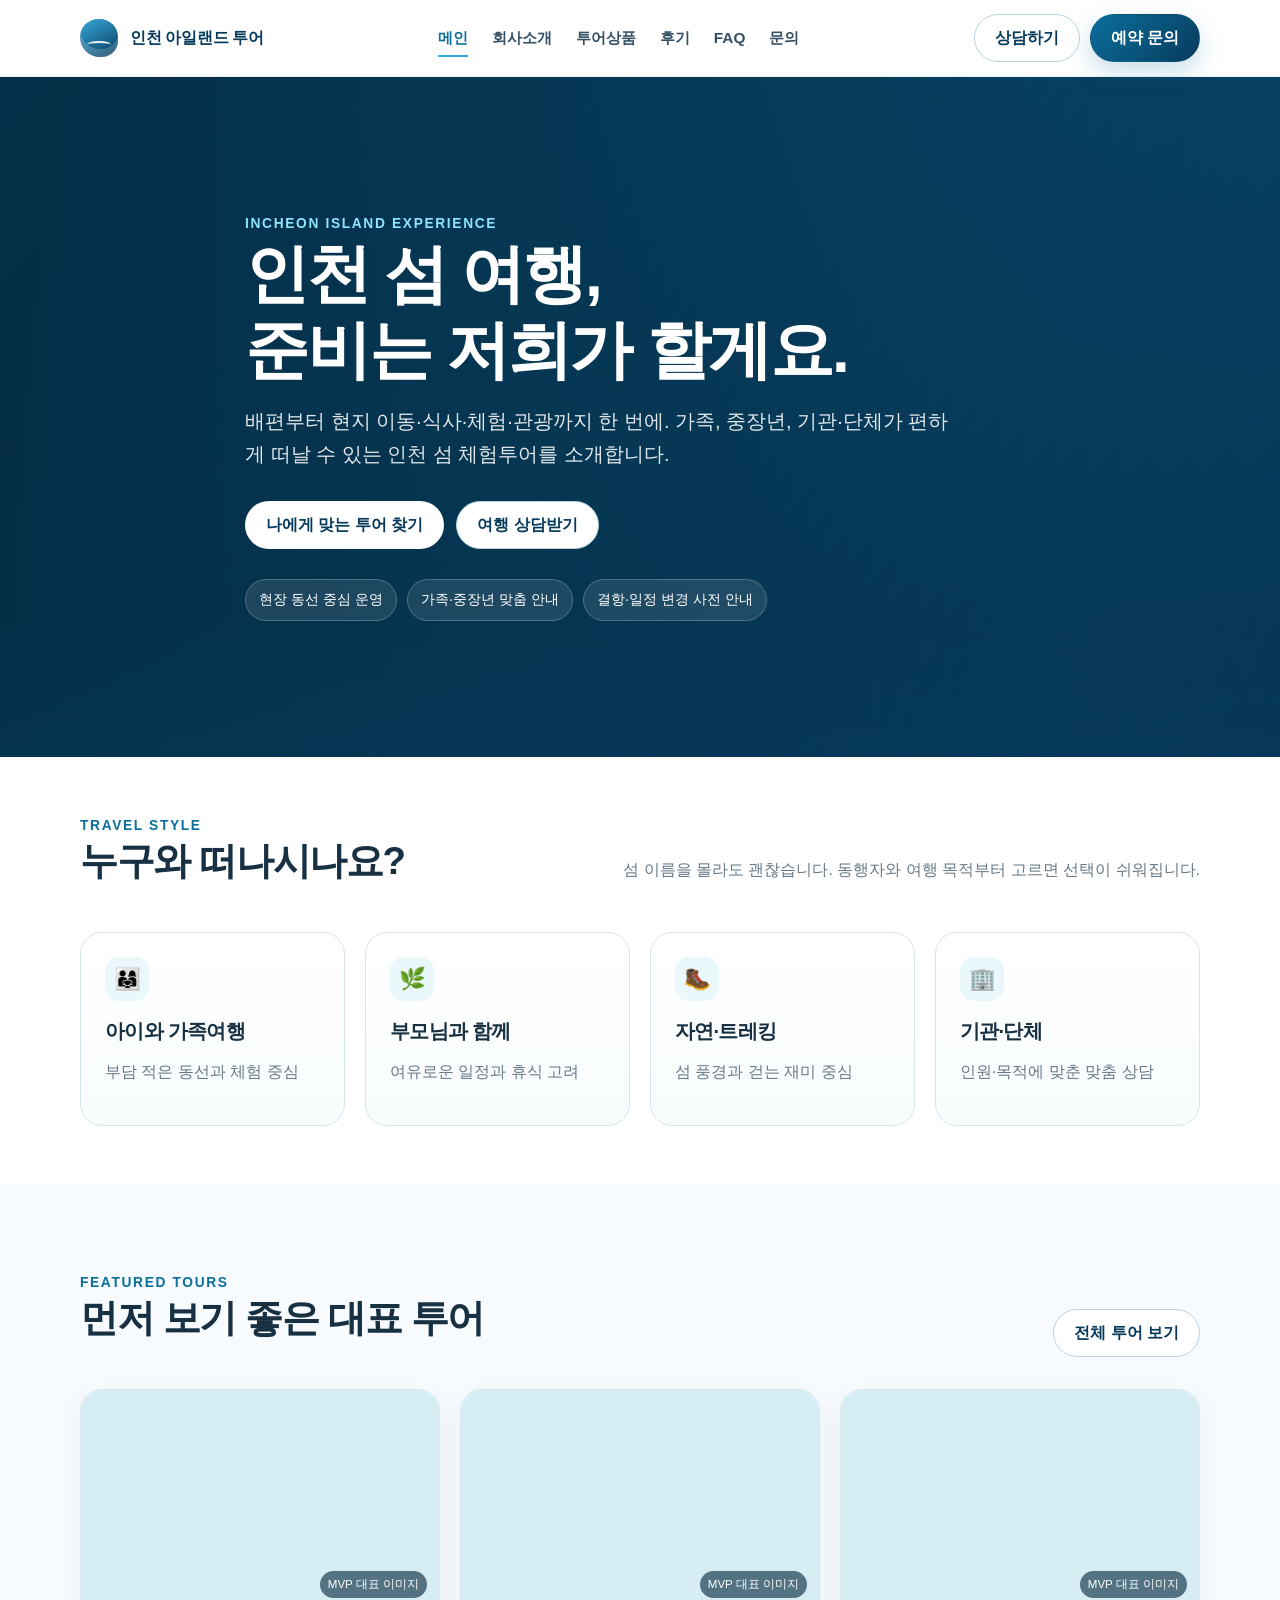
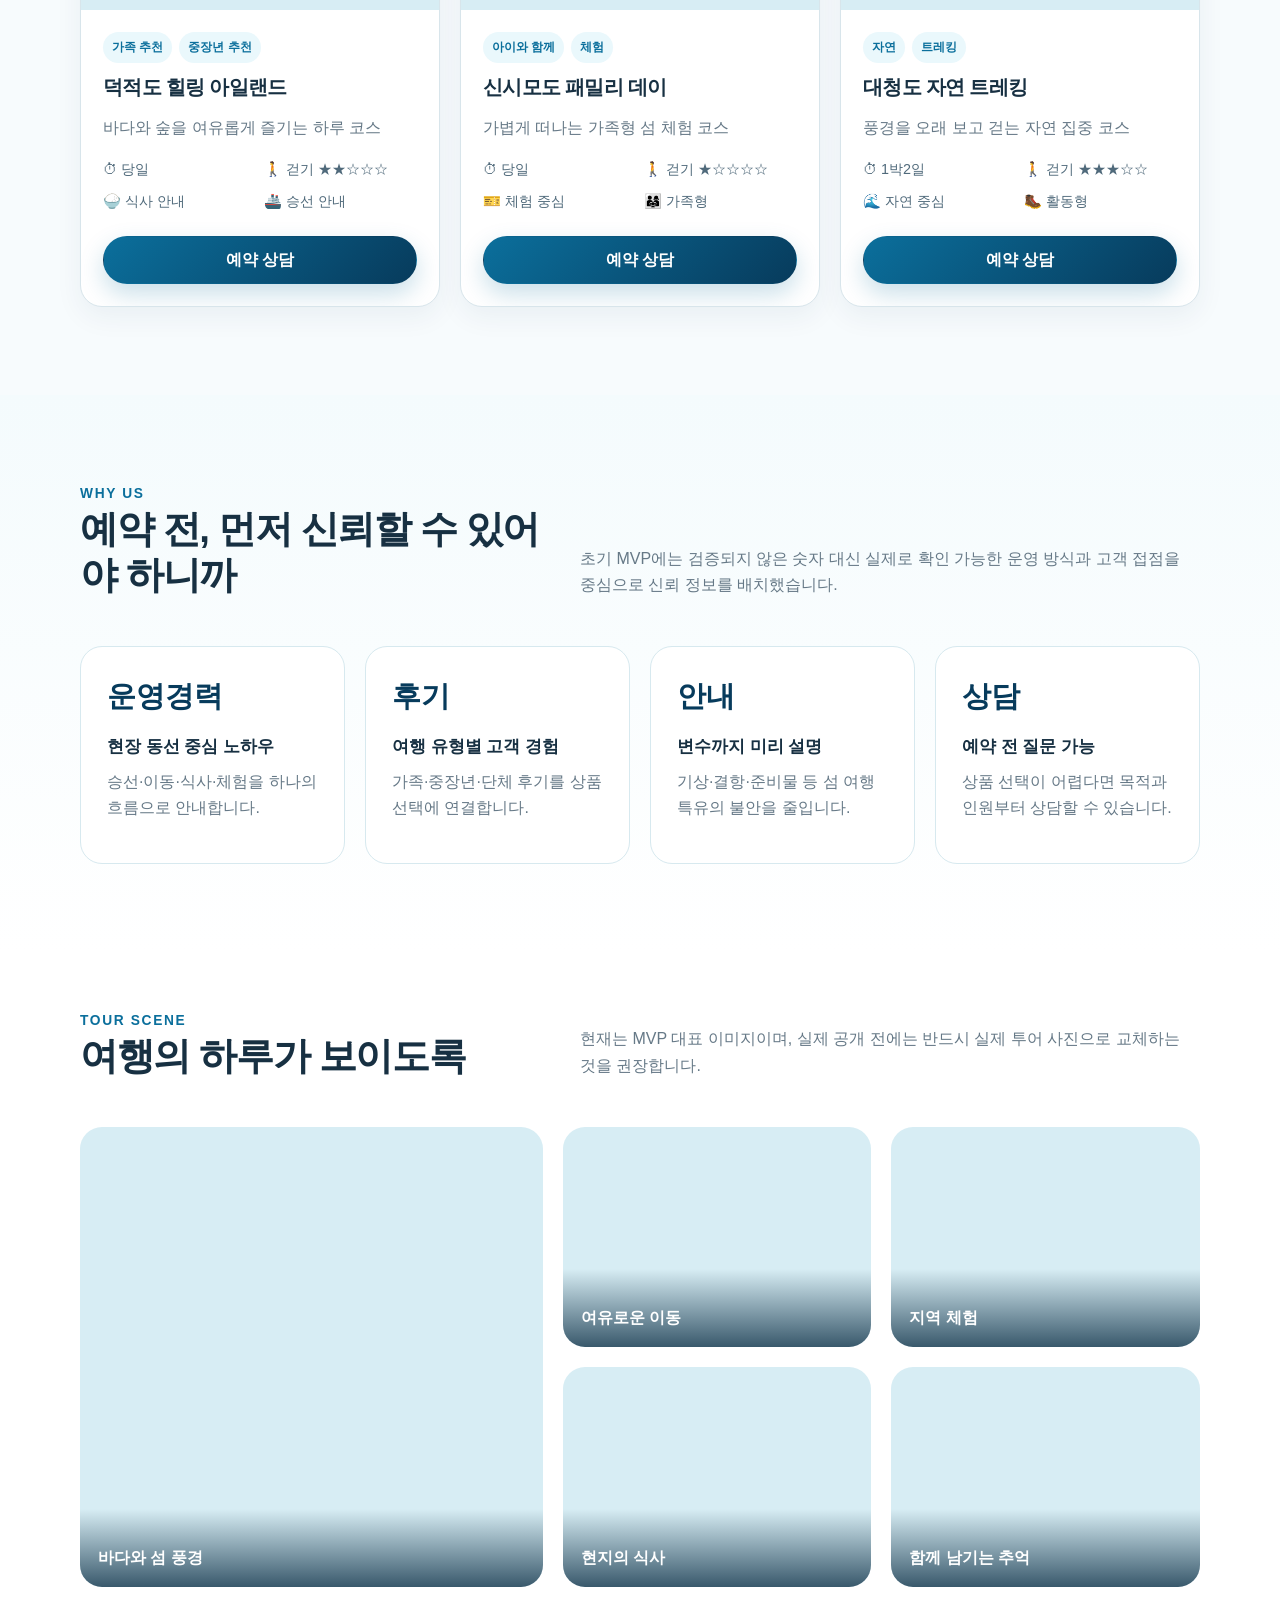
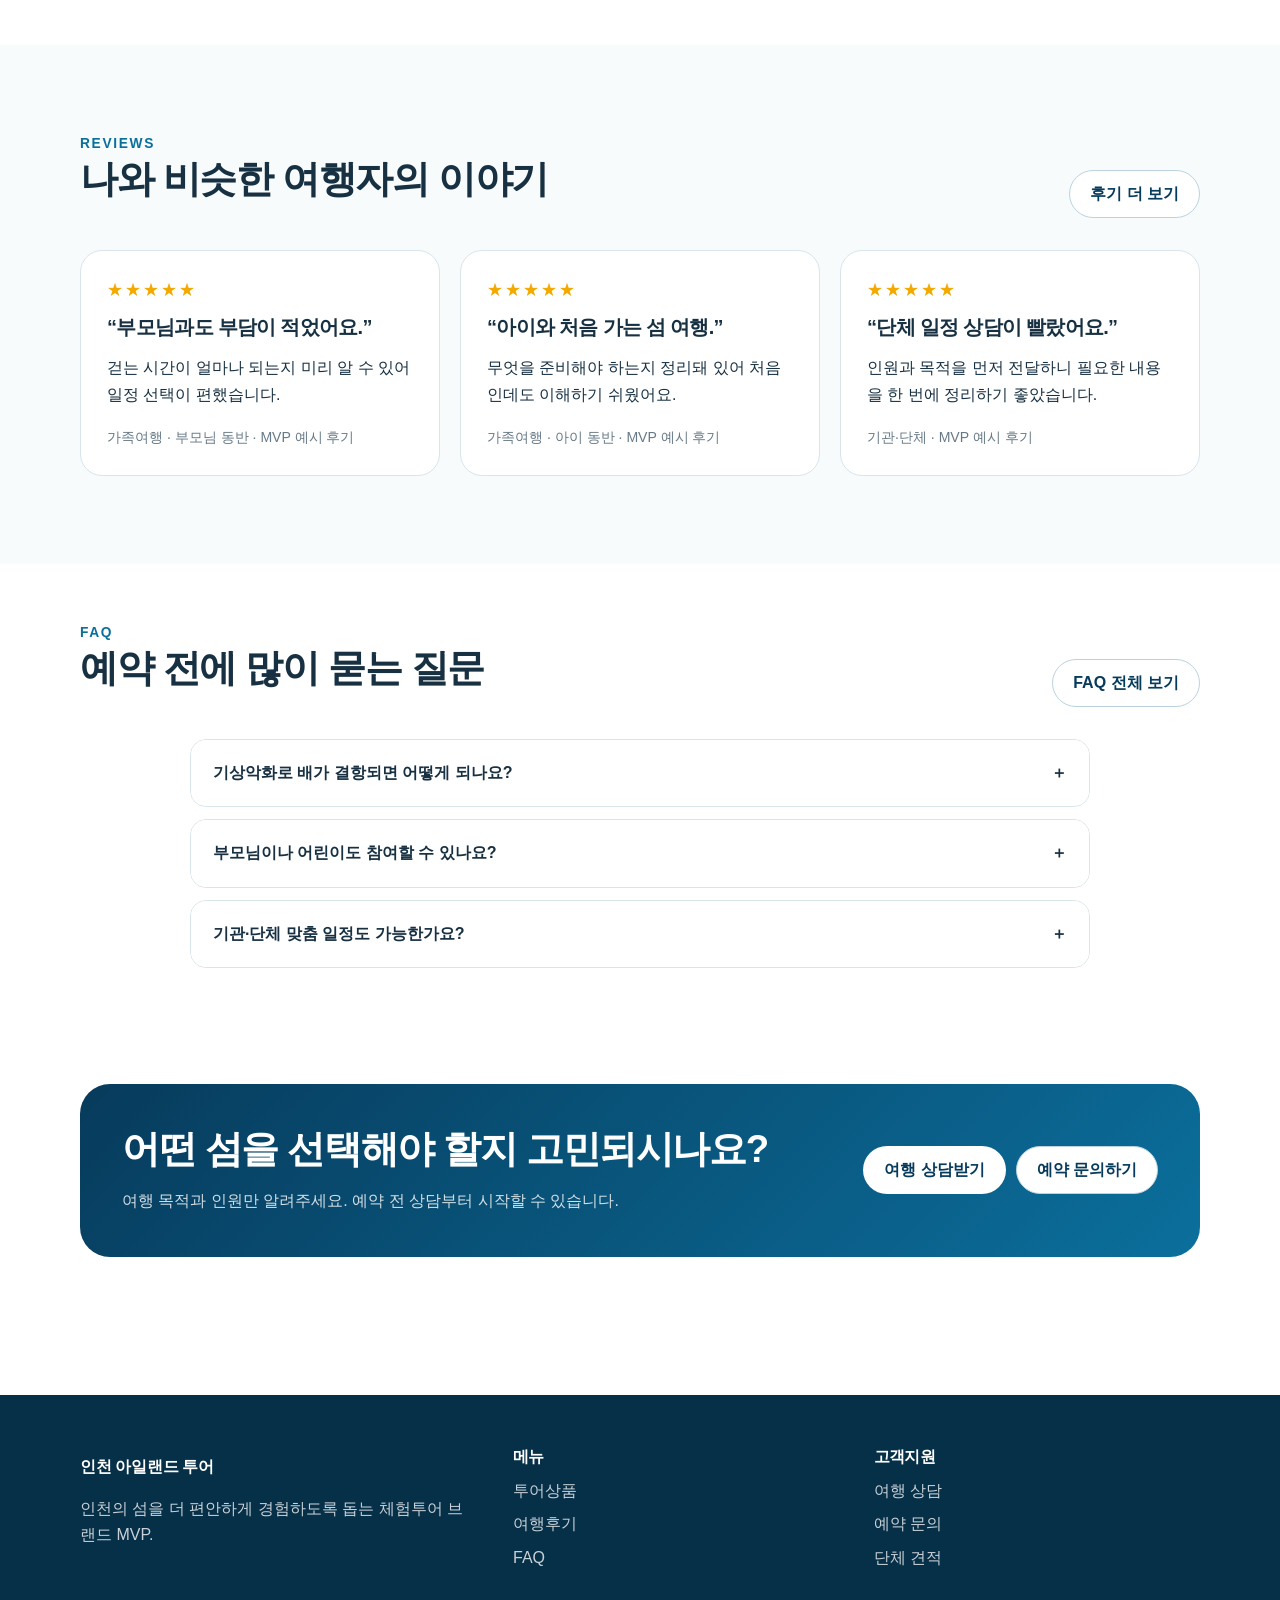
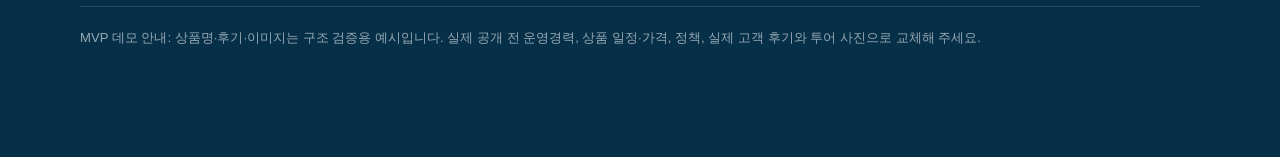
<file: index.html>
<!doctype html>
<html lang="ko">
<head>
  <meta charset="utf-8"><meta name="viewport" content="width=device-width,initial-scale=1">
  <title>인천 아일랜드 투어 | 인천 섬 체험여행</title>
  <meta name="description" content="배편부터 현지 이동, 식사, 체험까지 한 번에 준비하는 인천 섬 체험투어 MVP 홈페이지입니다.">
  <link rel="stylesheet" href="assets/styles.css">
</head>
<body>
<header class="site-header"><div class="container header-row">
  <a class="brand" href="index.html"><span class="brand-mark"></span><span>인천 아일랜드 투어</span></a>
  <nav class="nav" aria-label="주요 메뉴"><a href="index.html">메인</a><a href="about.html">회사소개</a><a href="tours.html">투어상품</a><a href="reviews.html">후기</a><a href="faq.html">FAQ</a><a href="contact.html">문의</a></nav>
  <div class="header-actions"><a class="btn btn-secondary" href="contact.html?type=상담">상담하기</a><a class="btn btn-primary" href="contact.html?type=예약">예약 문의</a><button class="menu-toggle" aria-label="메뉴 열기" aria-expanded="false">☰</button></div>
</div></header>

<main>
<section class="hero"><div class="container hero-content">
  <div class="eyebrow">INCHEON ISLAND EXPERIENCE</div>
  <h1>인천 섬 여행,<br>준비는 저희가 할게요.</h1>
  <p class="lead">배편부터 현지 이동·식사·체험·관광까지 한 번에. 가족, 중장년, 기관·단체가 편하게 떠날 수 있는 인천 섬 체험투어를 소개합니다.</p>
  <div class="hero-actions"><a class="btn btn-light" href="tours.html">나에게 맞는 투어 찾기</a><a class="btn btn-secondary" href="contact.html?type=상담">여행 상담받기</a></div>
  <div class="trust-strip"><span class="trust-chip">현장 동선 중심 운영</span><span class="trust-chip">가족·중장년 맞춤 안내</span><span class="trust-chip">결항·일정 변경 사전 안내</span></div>
</div></section>

<section class="section-sm"><div class="container">
  <div class="section-head"><div><div class="eyebrow">TRAVEL STYLE</div><h2>누구와 떠나시나요?</h2></div><p class="muted">섬 이름을 몰라도 괜찮습니다. 동행자와 여행 목적부터 고르면 선택이 쉬워집니다.</p></div>
  <div class="audience-grid">
    <a class="audience-card" href="tours.html#family"><div class="audience-icon">👨‍👩‍👧</div><h3>아이와 가족여행</h3><p class="muted">부담 적은 동선과 체험 중심</p></a>
    <a class="audience-card" href="tours.html#senior"><div class="audience-icon">🌿</div><h3>부모님과 함께</h3><p class="muted">여유로운 일정과 휴식 고려</p></a>
    <a class="audience-card" href="tours.html#nature"><div class="audience-icon">🥾</div><h3>자연·트레킹</h3><p class="muted">섬 풍경과 걷는 재미 중심</p></a>
    <a class="audience-card" href="contact.html?type=단체견적"><div class="audience-icon">🏢</div><h3>기관·단체</h3><p class="muted">인원·목적에 맞춘 맞춤 상담</p></a>
  </div>
</div></section>

<section class="section" style="background:#f7fbfd"><div class="container">
  <div class="section-head"><div><div class="eyebrow">FEATURED TOURS</div><h2>먼저 보기 좋은 대표 투어</h2></div><a class="btn btn-secondary" href="tours.html">전체 투어 보기</a></div>
  <div class="tour-grid">
    <article class="tour-card"><div class="tour-media" style="background-image:url('https://images.unsplash.com/photo-1470252649378-9c29740c9fa8?auto=format&fit=crop&w=1000&q=80')"></div><div class="tour-body"><div class="badges"><span class="badge">가족 추천</span><span class="badge">중장년 추천</span></div><h3>덕적도 힐링 아일랜드</h3><p class="muted">바다와 숲을 여유롭게 즐기는 하루 코스</p><div class="tour-meta"><span>⏱ 당일</span><span>🚶 걷기 ★★☆☆☆</span><span>🍚 식사 안내</span><span>🚢 승선 안내</span></div><a class="btn btn-primary btn-block" href="contact.html?type=예약&tour=덕적도 힐링 아일랜드">예약 상담</a></div></article>
    <article class="tour-card"><div class="tour-media" style="background-image:url('https://images.unsplash.com/photo-1510414842594-a61c69b5ae57?auto=format&fit=crop&w=1000&q=80')"></div><div class="tour-body"><div class="badges"><span class="badge">아이와 함께</span><span class="badge">체험</span></div><h3>신시모도 패밀리 데이</h3><p class="muted">가볍게 떠나는 가족형 섬 체험 코스</p><div class="tour-meta"><span>⏱ 당일</span><span>🚶 걷기 ★☆☆☆☆</span><span>🎫 체험 중심</span><span>👨‍👩‍👧 가족형</span></div><a class="btn btn-primary btn-block" href="contact.html?type=예약&tour=신시모도 패밀리 데이">예약 상담</a></div></article>
    <article class="tour-card"><div class="tour-media" style="background-image:url('https://images.unsplash.com/photo-1464822759023-fed622ff2c3b?auto=format&fit=crop&w=1000&q=80')"></div><div class="tour-body"><div class="badges"><span class="badge">자연</span><span class="badge">트레킹</span></div><h3>대청도 자연 트레킹</h3><p class="muted">풍경을 오래 보고 걷는 자연 집중 코스</p><div class="tour-meta"><span>⏱ 1박2일</span><span>🚶 걷기 ★★★☆☆</span><span>🌊 자연 중심</span><span>🥾 활동형</span></div><a class="btn btn-primary btn-block" href="contact.html?type=예약&tour=대청도 자연 트레킹">예약 상담</a></div></article>
  </div>
</div></section>

<section class="section trust-section"><div class="container">
  <div class="section-head"><div><div class="eyebrow">WHY US</div><h2>예약 전, 먼저 신뢰할 수 있어야 하니까</h2></div><p class="muted">초기 MVP에는 검증되지 않은 숫자 대신 실제로 확인 가능한 운영 방식과 고객 접점을 중심으로 신뢰 정보를 배치했습니다.</p></div>
  <div class="trust-grid">
    <div class="trust-card"><div class="trust-number">운영경력</div><strong>현장 동선 중심 노하우</strong><p class="muted">승선·이동·식사·체험을 하나의 흐름으로 안내합니다.</p></div>
    <div class="trust-card"><div class="trust-number">후기</div><strong>여행 유형별 고객 경험</strong><p class="muted">가족·중장년·단체 후기를 상품 선택에 연결합니다.</p></div>
    <div class="trust-card"><div class="trust-number">안내</div><strong>변수까지 미리 설명</strong><p class="muted">기상·결항·준비물 등 섬 여행 특유의 불안을 줄입니다.</p></div>
    <div class="trust-card"><div class="trust-number">상담</div><strong>예약 전 질문 가능</strong><p class="muted">상품 선택이 어렵다면 목적과 인원부터 상담할 수 있습니다.</p></div>
  </div>
</div></section>

<section class="section-sm"><div class="container">
  <div class="section-head"><div><div class="eyebrow">TOUR SCENE</div><h2>여행의 하루가 보이도록</h2></div><p class="muted">현재는 MVP 대표 이미지이며, 실제 공개 전에는 반드시 실제 투어 사진으로 교체하는 것을 권장합니다.</p></div>
  <div class="photo-grid">
    <div class="photo" data-label="바다와 섬 풍경" style="background-image:url('https://images.unsplash.com/photo-1507525428034-b723cf961d3e?auto=format&fit=crop&w=1200&q=80')"></div>
    <div class="photo" data-label="여유로운 이동" style="background-image:url('https://images.unsplash.com/photo-1528127269322-539801943592?auto=format&fit=crop&w=900&q=80')"></div>
    <div class="photo" data-label="지역 체험" style="background-image:url('https://images.unsplash.com/photo-1527631746610-bca00a040d60?auto=format&fit=crop&w=900&q=80')"></div>
    <div class="photo" data-label="현지의 식사" style="background-image:url('https://images.unsplash.com/photo-1414235077428-338989a2e8c0?auto=format&fit=crop&w=900&q=80')"></div>
    <div class="photo" data-label="함께 남기는 추억" style="background-image:url('https://images.unsplash.com/photo-1539635278303-d4002c07eae3?auto=format&fit=crop&w=900&q=80')"></div>
  </div>
</div></section>

<section class="section" style="background:#f8fbfc"><div class="container">
  <div class="section-head"><div><div class="eyebrow">REVIEWS</div><h2>나와 비슷한 여행자의 이야기</h2></div><a class="btn btn-secondary" href="reviews.html">후기 더 보기</a></div>
  <div class="review-grid">
    <div class="review-card"><div class="stars">★★★★★</div><h3>“부모님과도 부담이 적었어요.”</h3><p>걷는 시간이 얼마나 되는지 미리 알 수 있어 일정 선택이 편했습니다.</p><div class="review-meta">가족여행 · 부모님 동반 · MVP 예시 후기</div></div>
    <div class="review-card"><div class="stars">★★★★★</div><h3>“아이와 처음 가는 섬 여행.”</h3><p>무엇을 준비해야 하는지 정리돼 있어 처음인데도 이해하기 쉬웠어요.</p><div class="review-meta">가족여행 · 아이 동반 · MVP 예시 후기</div></div>
    <div class="review-card"><div class="stars">★★★★★</div><h3>“단체 일정 상담이 빨랐어요.”</h3><p>인원과 목적을 먼저 전달하니 필요한 내용을 한 번에 정리하기 좋았습니다.</p><div class="review-meta">기관·단체 · MVP 예시 후기</div></div>
  </div>
</div></section>

<section class="section-sm"><div class="container">
  <div class="section-head"><div><div class="eyebrow">FAQ</div><h2>예약 전에 많이 묻는 질문</h2></div><a class="btn btn-secondary" href="faq.html">FAQ 전체 보기</a></div>
  <div class="faq-list">
    <div class="faq-item"><button class="faq-q" aria-expanded="false">기상악화로 배가 결항되면 어떻게 되나요?<span>＋</span></button><div class="faq-a">실제 운영 시 선사 및 상품별 기준에 맞춘 변경·취소·환불 정책을 명확히 안내해야 합니다. MVP에는 구조만 구현했습니다.</div></div>
    <div class="faq-item"><button class="faq-q" aria-expanded="false">부모님이나 어린이도 참여할 수 있나요?<span>＋</span></button><div class="faq-a">상품별 걷기 시간, 계단 여부, 휴식 빈도, 권장 연령 등을 표시해 고객이 스스로 판단할 수 있도록 구성합니다.</div></div>
    <div class="faq-item"><button class="faq-q" aria-expanded="false">기관·단체 맞춤 일정도 가능한가요?<span>＋</span></button><div class="faq-a">문의 페이지에서 희망일, 인원, 연령대, 당일/숙박 여부를 남기면 맞춤 상담으로 연결하는 흐름입니다.</div></div>
  </div>
</div></section>

<section class="section-sm"><div class="container"><div class="cta-band"><div><h2>어떤 섬을 선택해야 할지 고민되시나요?</h2><p>여행 목적과 인원만 알려주세요. 예약 전 상담부터 시작할 수 있습니다.</p></div><div class="cta-actions"><a class="btn btn-light" href="contact.html?type=상담">여행 상담받기</a><a class="btn btn-secondary" href="contact.html?type=예약">예약 문의하기</a></div></div></div></section>
</main>

<footer class="site-footer"><div class="container"><div class="footer-grid"><div><a class="brand" href="index.html"><span class="brand-mark"></span><span>인천 아일랜드 투어</span></a><p>인천의 섬을 더 편안하게 경험하도록 돕는 체험투어 브랜드 MVP.</p></div><div><h3>메뉴</h3><a href="tours.html">투어상품</a><a href="reviews.html">여행후기</a><a href="faq.html">FAQ</a></div><div><h3>고객지원</h3><a href="contact.html?type=상담">여행 상담</a><a href="contact.html?type=예약">예약 문의</a><a href="contact.html?type=단체견적">단체 견적</a></div></div><p class="demo-note">MVP 데모 안내: 상품명·후기·이미지는 구조 검증용 예시입니다. 실제 공개 전 운영경력, 상품 일정·가격, 정책, 실제 고객 후기와 투어 사진으로 교체해 주세요.</p></div></footer>
<div class="mobile-cta"><a class="btn btn-secondary" href="contact.html?type=상담">상담하기</a><a class="btn btn-primary" href="contact.html?type=예약">예약 문의</a></div>
<script src="assets/app.js"></script>
</body></html>
</file>
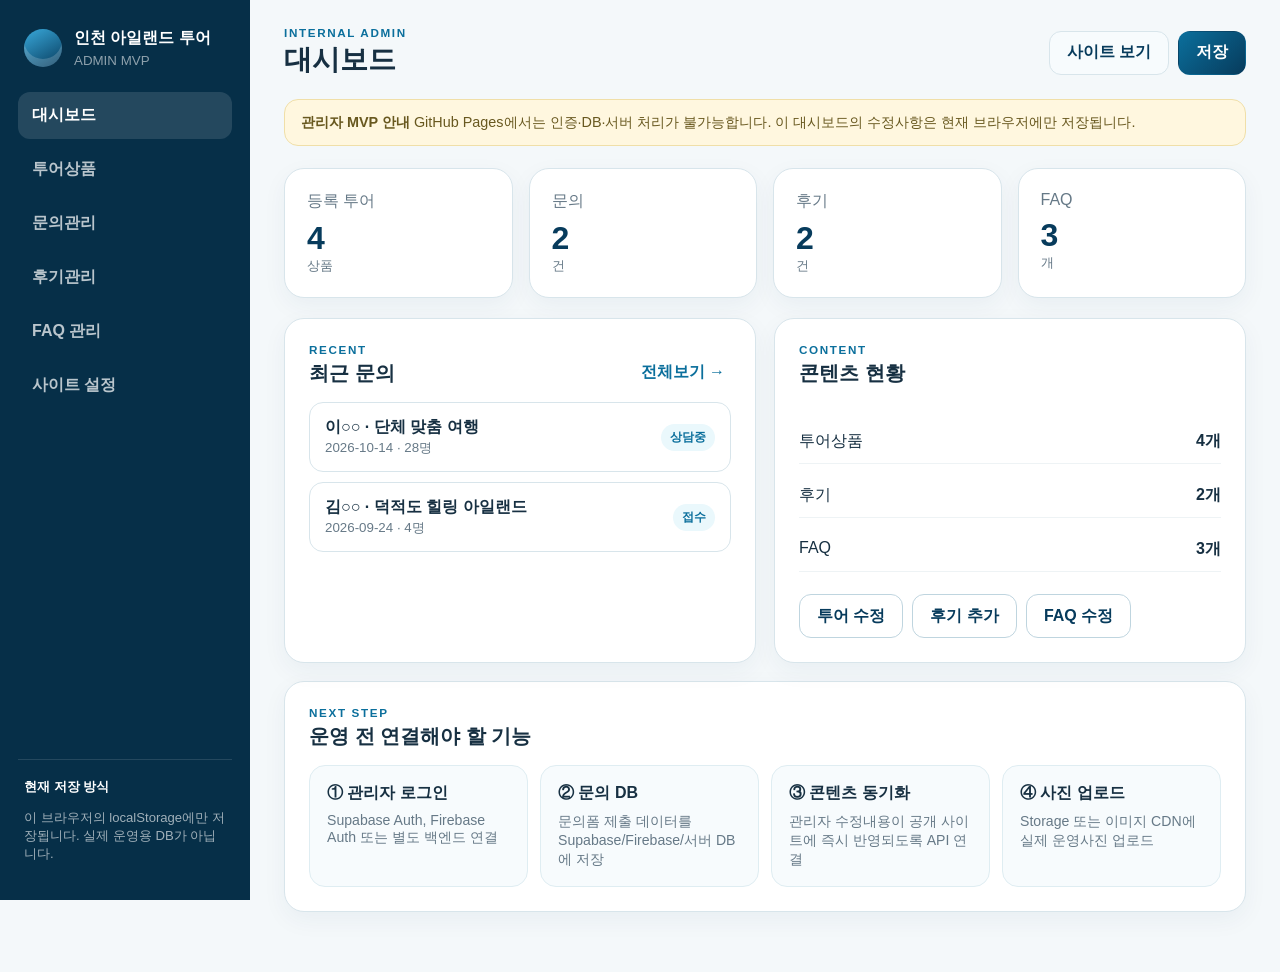
<file: admin/index.html>
<!doctype html>
<html lang="ko">
<head>
  <meta charset="utf-8">
  <meta name="viewport" content="width=device-width, initial-scale=1">
  <title>인천 아일랜드 투어 | 관리자 대시보드</title>
  <meta name="robots" content="noindex,nofollow">
  <link rel="stylesheet" href="admin.css">
</head>
<body>
  <div class="admin-shell">
    <aside class="sidebar" id="sidebar">
      <a class="admin-brand" href="../index.html" target="_blank" rel="noopener">
        <span class="brand-mark" aria-hidden="true"></span>
        <span><strong>인천 아일랜드 투어</strong><small>ADMIN MVP</small></span>
      </a>

      <nav class="side-nav" aria-label="관리자 메뉴">
        <button class="nav-item active" data-view="dashboard">대시보드</button>
        <button class="nav-item" data-view="tours">투어상품</button>
        <button class="nav-item" data-view="inquiries">문의관리</button>
        <button class="nav-item" data-view="reviews">후기관리</button>
        <button class="nav-item" data-view="faq">FAQ 관리</button>
        <button class="nav-item" data-view="settings">사이트 설정</button>
      </nav>

      <div class="side-note">
        <strong>현재 저장 방식</strong>
        <p>이 브라우저의 localStorage에만 저장됩니다. 실제 운영용 DB가 아닙니다.</p>
      </div>
    </aside>

    <main class="main">
      <header class="topbar">
        <button class="icon-btn menu-btn" id="menuBtn" aria-label="관리자 메뉴 열기" aria-expanded="false">☰</button>
        <div>
          <p class="eyebrow">INTERNAL ADMIN</p>
          <h1 id="pageTitle">대시보드</h1>
        </div>
        <div class="top-actions">
          <a class="btn btn-light" href="../index.html" target="_blank" rel="noopener">사이트 보기</a>
          <button class="btn btn-primary" id="saveAllBtn">저장</button>
        </div>
      </header>

      <div class="notice">
        <strong>관리자 MVP 안내</strong>
        GitHub Pages에서는 인증·DB·서버 처리가 불가능합니다. 이 대시보드의 수정사항은 현재 브라우저에만 저장됩니다.
      </div>

      <section class="view active" id="view-dashboard">
        <div class="stat-grid">
          <article class="stat-card"><span>등록 투어</span><strong id="statTours">0</strong><small>상품</small></article>
          <article class="stat-card"><span>문의</span><strong id="statInquiries">0</strong><small>건</small></article>
          <article class="stat-card"><span>후기</span><strong id="statReviews">0</strong><small>건</small></article>
          <article class="stat-card"><span>FAQ</span><strong id="statFaq">0</strong><small>개</small></article>
        </div>

        <div class="grid-2">
          <article class="panel">
            <div class="panel-head"><div><p class="eyebrow">RECENT</p><h2>최근 문의</h2></div><button class="text-btn" data-jump="inquiries">전체보기 →</button></div>
            <div id="recentInquiries" class="list-stack"></div>
          </article>

          <article class="panel">
            <div class="panel-head"><div><p class="eyebrow">CONTENT</p><h2>콘텐츠 현황</h2></div></div>
            <div class="progress-list">
              <div><span>투어상품</span><strong id="contentTours">0</strong></div>
              <div><span>후기</span><strong id="contentReviews">0</strong></div>
              <div><span>FAQ</span><strong id="contentFaq">0</strong></div>
            </div>
            <div class="quick-actions">
              <button class="btn btn-secondary" data-jump="tours">투어 수정</button>
              <button class="btn btn-secondary" data-jump="reviews">후기 추가</button>
              <button class="btn btn-secondary" data-jump="faq">FAQ 수정</button>
            </div>
          </article>
        </div>

        <article class="panel">
          <div class="panel-head"><div><p class="eyebrow">NEXT STEP</p><h2>운영 전 연결해야 할 기능</h2></div></div>
          <div class="todo-grid">
            <div><strong>① 관리자 로그인</strong><p>Supabase Auth, Firebase Auth 또는 별도 백엔드 연결</p></div>
            <div><strong>② 문의 DB</strong><p>문의폼 제출 데이터를 Supabase/Firebase/서버 DB에 저장</p></div>
            <div><strong>③ 콘텐츠 동기화</strong><p>관리자 수정내용이 공개 사이트에 즉시 반영되도록 API 연결</p></div>
            <div><strong>④ 사진 업로드</strong><p>Storage 또는 이미지 CDN에 실제 운영사진 업로드</p></div>
          </div>
        </article>
      </section>

      <section class="view" id="view-tours">
        <div class="section-toolbar">
          <div><p class="eyebrow">TOURS</p><h2>투어상품 관리</h2><p>상품명·대상·일정·상태를 관리합니다.</p></div>
          <button class="btn btn-primary" id="addTourBtn">+ 투어 추가</button>
        </div>
        <div class="panel table-wrap">
          <table>
            <thead><tr><th>상품명</th><th>추천 대상</th><th>일정</th><th>난이도</th><th>상태</th><th>관리</th></tr></thead>
            <tbody id="tourRows"></tbody>
          </table>
        </div>
      </section>

      <section class="view" id="view-inquiries">
        <div class="section-toolbar">
          <div><p class="eyebrow">INQUIRIES</p><h2>문의관리</h2><p>문의 상태를 접수·상담중·완료로 관리할 수 있습니다.</p></div>
          <button class="btn btn-secondary" id="addInquiryBtn">+ 테스트 문의</button>
        </div>
        <div class="filter-row">
          <button class="pill active" data-inquiry-filter="all">전체</button>
          <button class="pill" data-inquiry-filter="접수">접수</button>
          <button class="pill" data-inquiry-filter="상담중">상담중</button>
          <button class="pill" data-inquiry-filter="완료">완료</button>
        </div>
        <div id="inquiryCards" class="card-grid"></div>
      </section>

      <section class="view" id="view-reviews">
        <div class="section-toolbar">
          <div><p class="eyebrow">REVIEWS</p><h2>후기관리</h2><p>실제 후기 확보 후 고객유형과 이용상품을 연결해 관리하세요.</p></div>
          <button class="btn btn-primary" id="addReviewBtn">+ 후기 추가</button>
        </div>
        <div id="reviewCards" class="card-grid"></div>
      </section>

      <section class="view" id="view-faq">
        <div class="section-toolbar">
          <div><p class="eyebrow">FAQ</p><h2>FAQ 관리</h2><p>고객이 예약 전 가장 많이 묻는 질문을 관리합니다.</p></div>
          <button class="btn btn-primary" id="addFaqBtn">+ FAQ 추가</button>
        </div>
        <div id="faqEditor" class="list-stack"></div>
      </section>

      <section class="view" id="view-settings">
        <div class="section-toolbar">
          <div><p class="eyebrow">SETTINGS</p><h2>사이트 설정</h2><p>브랜드 연락처와 CTA 문구를 관리합니다.</p></div>
        </div>
        <div class="grid-2">
          <form class="panel form-grid" id="settingsForm">
            <label>대표 전화번호<input name="phone" type="tel" placeholder="032-000-0000"></label>
            <label>대표 이메일<input name="email" type="email" placeholder="hello@example.com"></label>
            <label>카카오 상담 URL<input name="kakao" type="url" placeholder="https://..."></label>
            <label>대표 CTA<input name="cta" type="text" placeholder="예약 문의하기"></label>
            <label class="full">사업자/여행업 등록정보<textarea name="business" rows="4" placeholder="검증된 실제 정보만 입력하세요."></textarea></label>
            <button class="btn btn-primary" type="submit">설정 저장</button>
          </form>

          <article class="panel">
            <p class="eyebrow">BACKUP</p>
            <h2>데이터 백업</h2>
            <p class="muted">현재 브라우저 데이터를 JSON으로 저장하거나 다시 불러올 수 있습니다.</p>
            <div class="stack-actions">
              <button class="btn btn-secondary" id="exportBtn">JSON 내보내기</button>
              <label class="btn btn-secondary file-btn">JSON 불러오기<input type="file" id="importInput" accept="application/json"></label>
              <button class="btn btn-danger" id="resetBtn">초기 데이터로 되돌리기</button>
            </div>
          </article>
        </div>
      </section>
    </main>
  </div>

  <dialog id="editorDialog">
    <form method="dialog" class="dialog-card" id="editorForm">
      <div class="dialog-head"><h2 id="dialogTitle">항목 편집</h2><button value="cancel" class="icon-btn" aria-label="닫기">×</button></div>
      <div id="dialogFields" class="dialog-fields"></div>
      <div class="dialog-actions"><button value="cancel" class="btn btn-light">취소</button><button type="submit" value="default" class="btn btn-primary" id="dialogSave">저장</button></div>
    </form>
  </dialog>

  <script src="admin.js"></script>
</body>
</html>
</file>
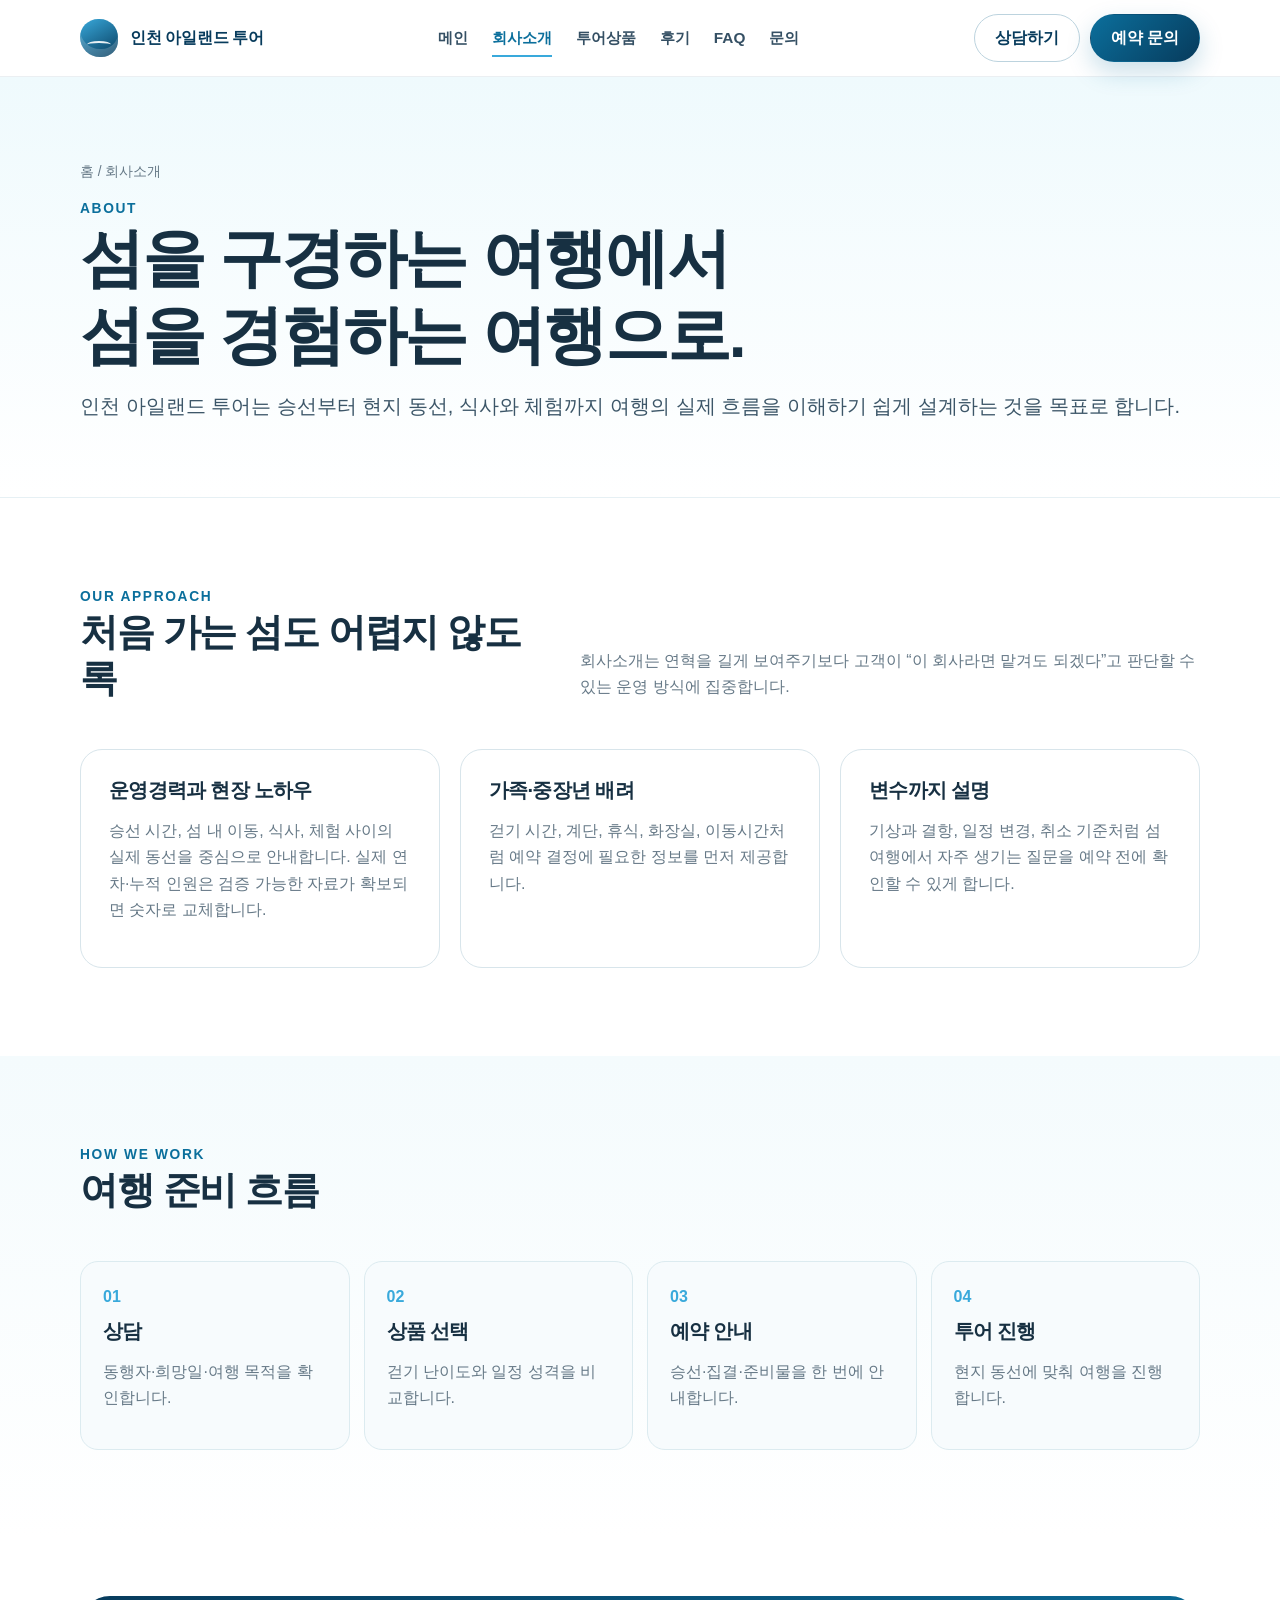
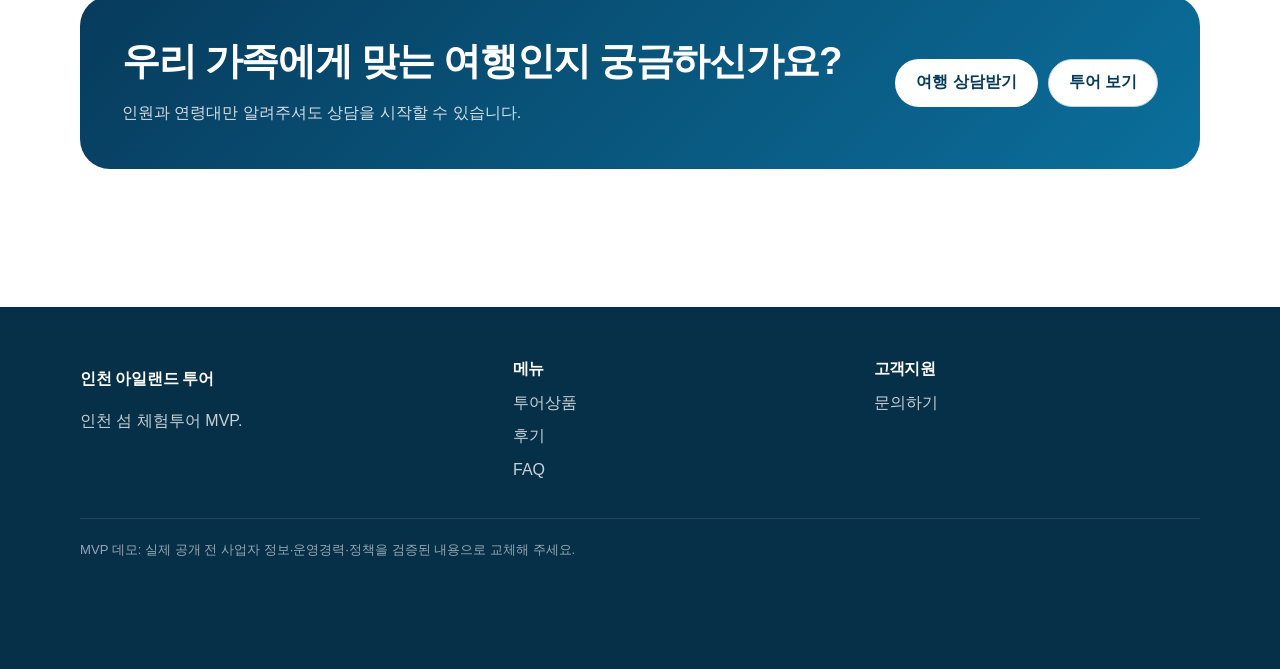
<file: about.html>
<!doctype html><html lang="ko"><head><meta charset="utf-8"><meta name="viewport" content="width=device-width,initial-scale=1"><title>회사소개 | 인천 아일랜드 투어</title><link rel="stylesheet" href="assets/styles.css"></head><body>
<header class="site-header"><div class="container header-row"><a class="brand" href="index.html"><span class="brand-mark"></span><span>인천 아일랜드 투어</span></a><nav class="nav"><a href="index.html">메인</a><a href="about.html">회사소개</a><a href="tours.html">투어상품</a><a href="reviews.html">후기</a><a href="faq.html">FAQ</a><a href="contact.html">문의</a></nav><div class="header-actions"><a class="btn btn-secondary" href="contact.html?type=상담">상담하기</a><a class="btn btn-primary" href="contact.html?type=예약">예약 문의</a><button class="menu-toggle" aria-label="메뉴 열기">☰</button></div></div></header>
<main><section class="page-hero"><div class="container"><div class="breadcrumb">홈 / 회사소개</div><div class="eyebrow">ABOUT</div><h1>섬을 구경하는 여행에서<br>섬을 경험하는 여행으로.</h1><p class="lead">인천 아일랜드 투어는 승선부터 현지 동선, 식사와 체험까지 여행의 실제 흐름을 이해하기 쉽게 설계하는 것을 목표로 합니다.</p></div></section>
<section class="section"><div class="container"><div class="section-head"><div><div class="eyebrow">OUR APPROACH</div><h2>처음 가는 섬도 어렵지 않도록</h2></div><p class="muted">회사소개는 연혁을 길게 보여주기보다 고객이 “이 회사라면 맡겨도 되겠다”고 판단할 수 있는 운영 방식에 집중합니다.</p></div><div class="value-grid"><div class="value-card"><h3>운영경력과 현장 노하우</h3><p class="muted">승선 시간, 섬 내 이동, 식사, 체험 사이의 실제 동선을 중심으로 안내합니다. 실제 연차·누적 인원은 검증 가능한 자료가 확보되면 숫자로 교체합니다.</p></div><div class="value-card"><h3>가족·중장년 배려</h3><p class="muted">걷기 시간, 계단, 휴식, 화장실, 이동시간처럼 예약 결정에 필요한 정보를 먼저 제공합니다.</p></div><div class="value-card"><h3>변수까지 설명</h3><p class="muted">기상과 결항, 일정 변경, 취소 기준처럼 섬 여행에서 자주 생기는 질문을 예약 전에 확인할 수 있게 합니다.</p></div></div></div></section>
<section class="section trust-section"><div class="container"><div class="section-head"><div><div class="eyebrow">HOW WE WORK</div><h2>여행 준비 흐름</h2></div></div><div class="timeline"><div><h3>상담</h3><p class="muted">동행자·희망일·여행 목적을 확인합니다.</p></div><div><h3>상품 선택</h3><p class="muted">걷기 난이도와 일정 성격을 비교합니다.</p></div><div><h3>예약 안내</h3><p class="muted">승선·집결·준비물을 한 번에 안내합니다.</p></div><div><h3>투어 진행</h3><p class="muted">현지 동선에 맞춰 여행을 진행합니다.</p></div></div></div></section>
<section class="section-sm"><div class="container"><div class="cta-band"><div><h2>우리 가족에게 맞는 여행인지 궁금하신가요?</h2><p>인원과 연령대만 알려주셔도 상담을 시작할 수 있습니다.</p></div><div class="cta-actions"><a class="btn btn-light" href="contact.html?type=상담">여행 상담받기</a><a class="btn btn-secondary" href="tours.html">투어 보기</a></div></div></div></section></main>
<footer class="site-footer"><div class="container"><div class="footer-grid"><div><a class="brand" href="index.html"><span class="brand-mark"></span><span>인천 아일랜드 투어</span></a><p>인천 섬 체험투어 MVP.</p></div><div><h3>메뉴</h3><a href="tours.html">투어상품</a><a href="reviews.html">후기</a><a href="faq.html">FAQ</a></div><div><h3>고객지원</h3><a href="contact.html">문의하기</a></div></div><p class="demo-note">MVP 데모: 실제 공개 전 사업자 정보·운영경력·정책을 검증된 내용으로 교체해 주세요.</p></div></footer><div class="mobile-cta"><a class="btn btn-secondary" href="contact.html?type=상담">상담하기</a><a class="btn btn-primary" href="contact.html?type=예약">예약 문의</a></div><script src="assets/app.js"></script></body></html>
</file>
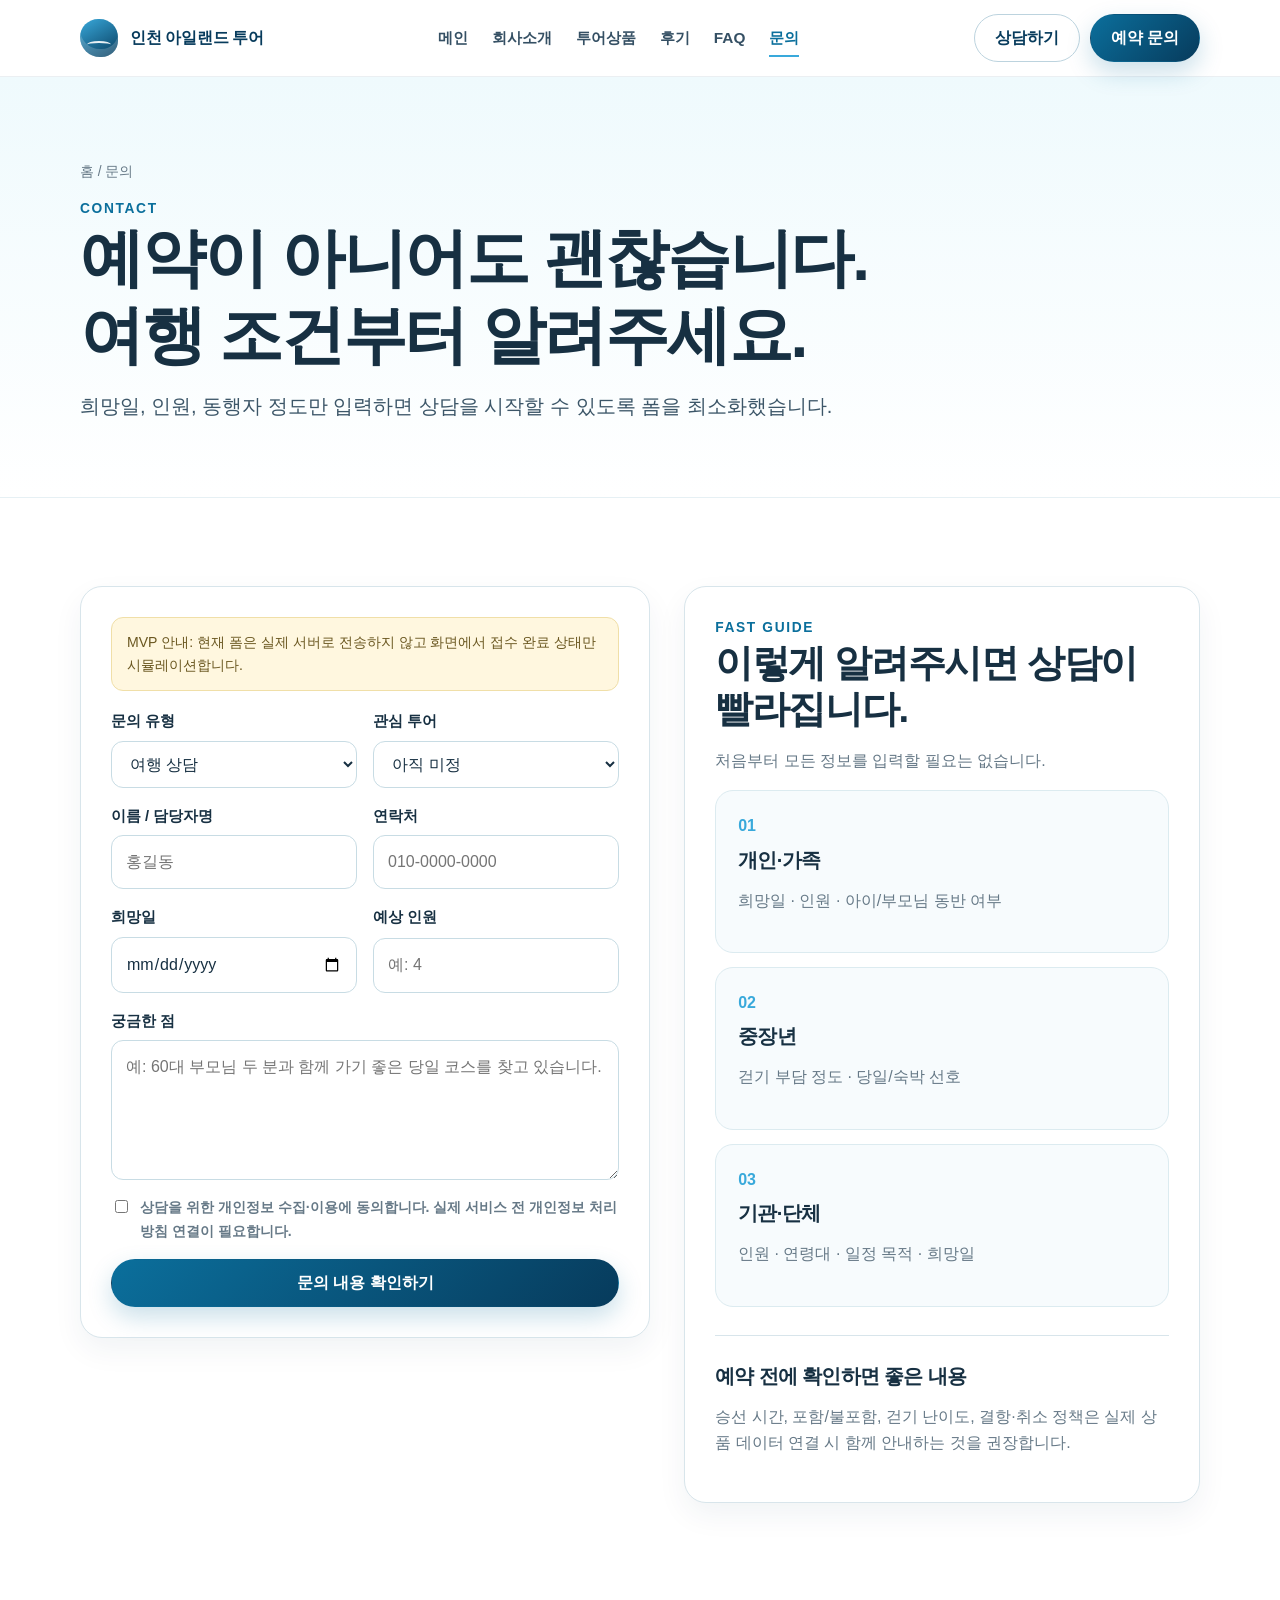
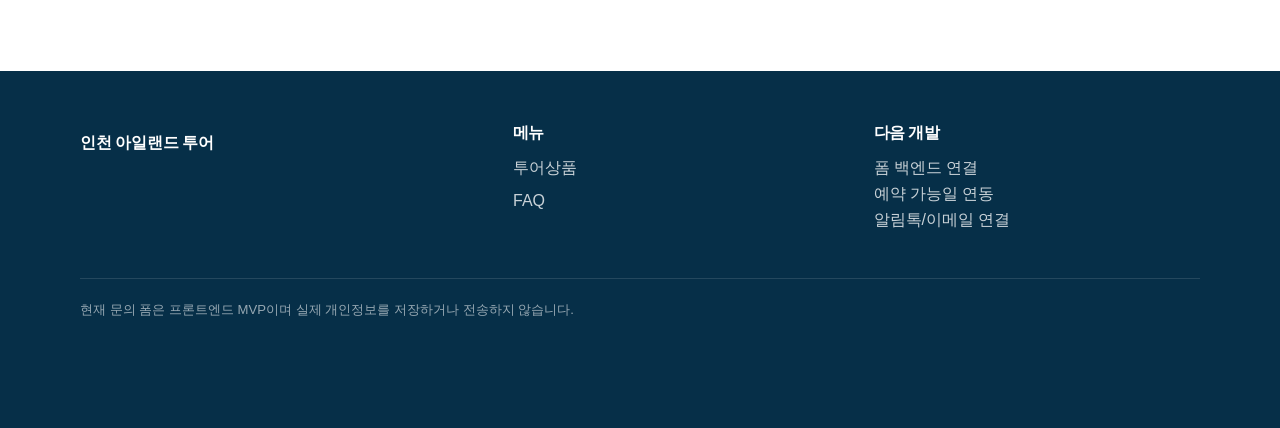
<file: contact.html>
<!doctype html><html lang="ko"><head><meta charset="utf-8"><meta name="viewport" content="width=device-width,initial-scale=1"><title>문의·예약 | 인천 아일랜드 투어</title><link rel="stylesheet" href="assets/styles.css"></head><body>
<header class="site-header"><div class="container header-row"><a class="brand" href="index.html"><span class="brand-mark"></span><span>인천 아일랜드 투어</span></a><nav class="nav"><a href="index.html">메인</a><a href="about.html">회사소개</a><a href="tours.html">투어상품</a><a href="reviews.html">후기</a><a href="faq.html">FAQ</a><a href="contact.html">문의</a></nav><div class="header-actions"><a class="btn btn-secondary" href="contact.html?type=상담">상담하기</a><a class="btn btn-primary" href="contact.html?type=예약">예약 문의</a><button class="menu-toggle">☰</button></div></div></header>
<main><section class="page-hero"><div class="container"><div class="breadcrumb">홈 / 문의</div><div class="eyebrow">CONTACT</div><h1>예약이 아니어도 괜찮습니다.<br>여행 조건부터 알려주세요.</h1><p class="lead">희망일, 인원, 동행자 정도만 입력하면 상담을 시작할 수 있도록 폼을 최소화했습니다.</p></div></section>
<section class="section"><div class="container"><div class="contact-layout"><div class="form-card"><div class="notice">MVP 안내: 현재 폼은 실제 서버로 전송하지 않고 화면에서 접수 완료 상태만 시뮬레이션합니다.</div><form id="inquiryForm"><div class="form-grid">
<div class="field"><label for="type">문의 유형</label><select id="type" name="type" required><option value="상담">여행 상담</option><option value="예약">예약 문의</option><option value="단체견적">기관·단체 견적</option><option value="일반문의">일반 문의</option></select></div>
<div class="field"><label for="tour">관심 투어</label><select id="tour" name="tour"><option value="아직 미정">아직 미정</option><option>덕적도 힐링 아일랜드</option><option>신시모도 패밀리 데이</option><option>대청도 자연 트레킹</option><option>백령도 풍경 여행</option><option>기관·단체 맞춤 아일랜드</option></select></div>
<div class="field"><label for="name">이름 / 담당자명</label><input id="name" name="name" required placeholder="홍길동"></div>
<div class="field"><label for="phone">연락처</label><input id="phone" name="phone" required inputmode="tel" placeholder="010-0000-0000"></div>
<div class="field"><label for="date">희망일</label><input id="date" name="date" type="date"></div>
<div class="field"><label for="people">예상 인원</label><input id="people" name="people" type="number" min="1" placeholder="예: 4"></div>
<div class="field full"><label for="message">궁금한 점</label><textarea id="message" name="message" placeholder="예: 60대 부모님 두 분과 함께 가기 좋은 당일 코스를 찾고 있습니다."></textarea></div>
<div class="field full"><label class="checkline"><input type="checkbox" required> <span>상담을 위한 개인정보 수집·이용에 동의합니다. 실제 서비스 전 개인정보 처리방침 연결이 필요합니다.</span></label></div>
<div class="field full"><button class="btn btn-primary btn-block" type="submit">문의 내용 확인하기</button><div class="success-box" id="formSuccess">입력 내용이 확인되었습니다. MVP 데모이므로 실제 전송은 되지 않았습니다. 운영 버전에서는 이메일·CRM·예약 시스템으로 연결하세요.</div></div>
</div></form></div>
<aside class="info-card"><div class="eyebrow">FAST GUIDE</div><h2>이렇게 알려주시면 상담이 빨라집니다.</h2><p class="muted">처음부터 모든 정보를 입력할 필요는 없습니다.</p><div class="timeline" style="grid-template-columns:1fr"><div><h3>개인·가족</h3><p class="muted">희망일 · 인원 · 아이/부모님 동반 여부</p></div><div><h3>중장년</h3><p class="muted">걷기 부담 정도 · 당일/숙박 선호</p></div><div><h3>기관·단체</h3><p class="muted">인원 · 연령대 · 일정 목적 · 희망일</p></div></div><hr style="border:0;border-top:1px solid var(--line);margin:28px 0"><h3>예약 전에 확인하면 좋은 내용</h3><p class="muted">승선 시간, 포함/불포함, 걷기 난이도, 결항·취소 정책은 실제 상품 데이터 연결 시 함께 안내하는 것을 권장합니다.</p></aside></div></div></section></main>
<footer class="site-footer"><div class="container"><div class="footer-grid"><div><a class="brand" href="index.html"><span class="brand-mark"></span><span>인천 아일랜드 투어</span></a></div><div><h3>메뉴</h3><a href="tours.html">투어상품</a><a href="faq.html">FAQ</a></div><div><h3>다음 개발</h3><p>폼 백엔드 연결<br>예약 가능일 연동<br>알림톡/이메일 연결</p></div></div><p class="demo-note">현재 문의 폼은 프론트엔드 MVP이며 실제 개인정보를 저장하거나 전송하지 않습니다.</p></div></footer><div class="mobile-cta"><a class="btn btn-secondary" href="contact.html?type=상담">상담하기</a><a class="btn btn-primary" href="contact.html?type=예약">예약 문의</a></div><script src="assets/app.js"></script></body></html>
</file>
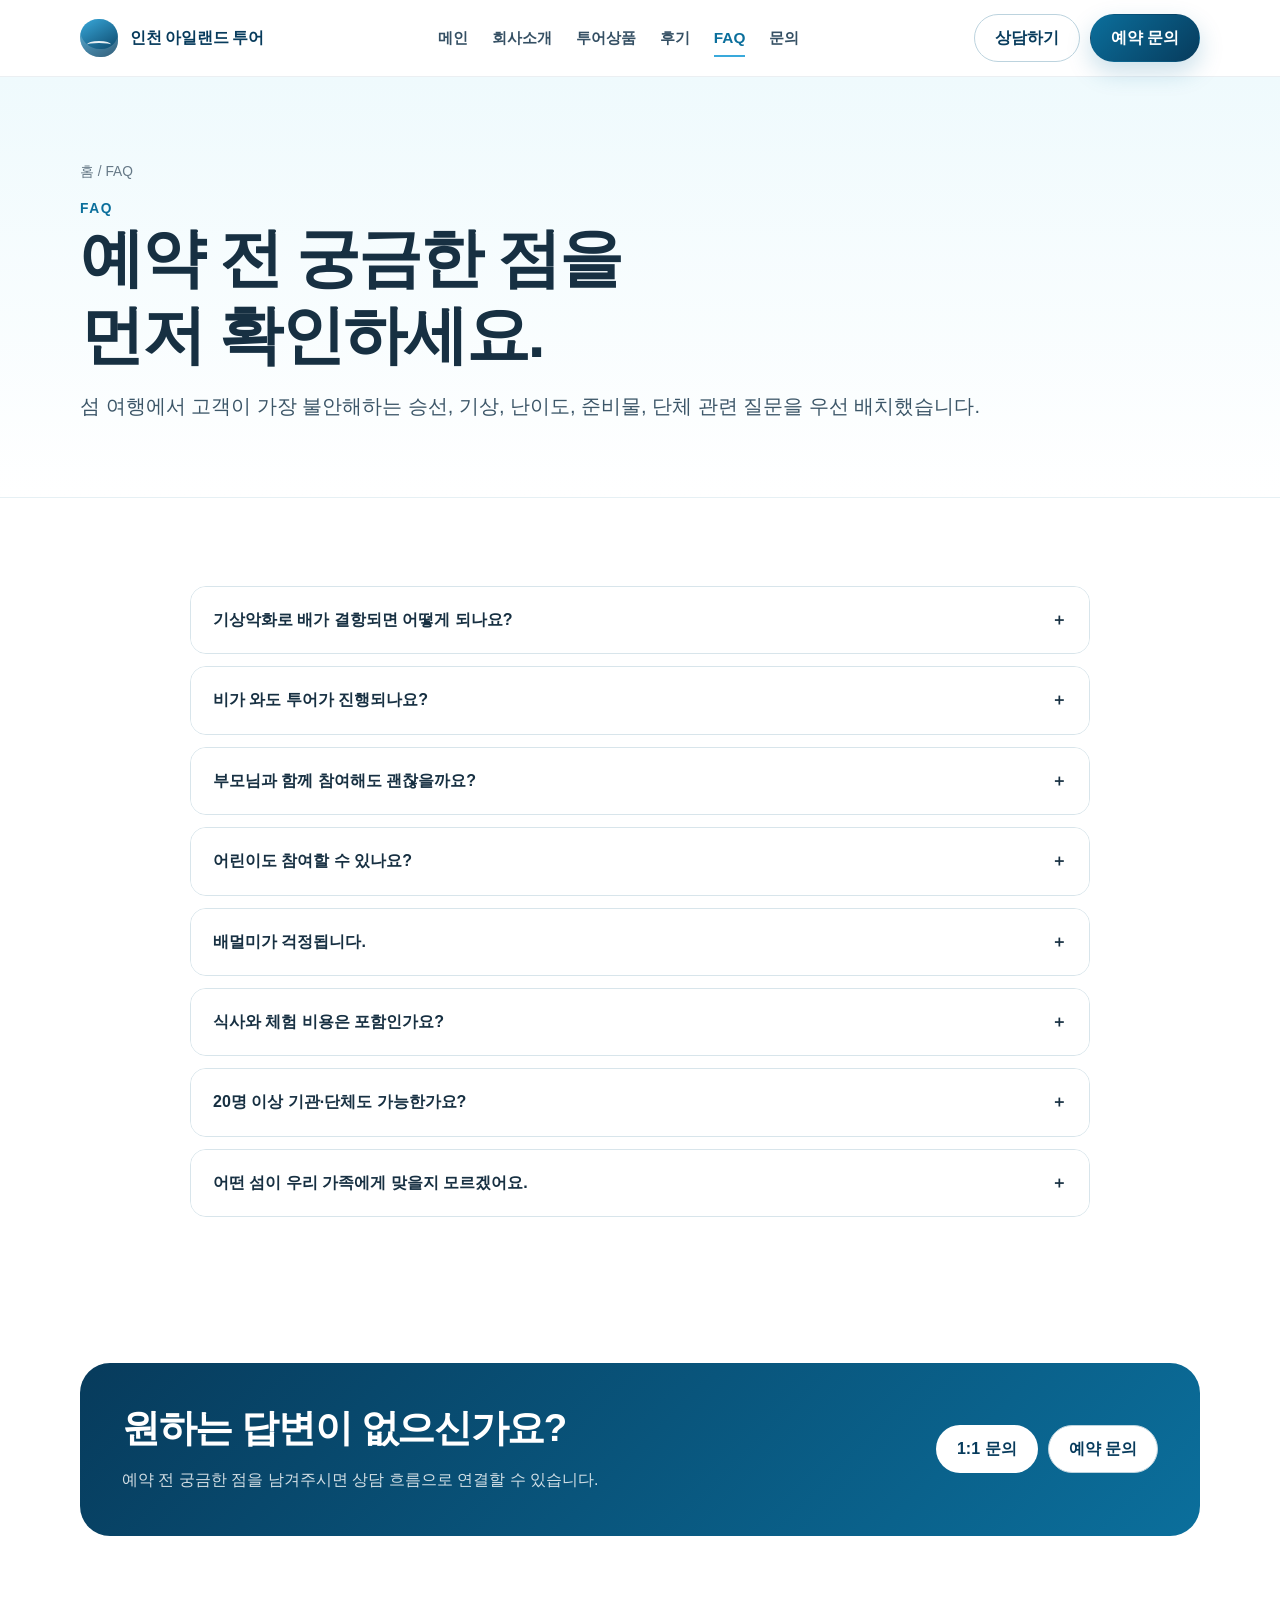
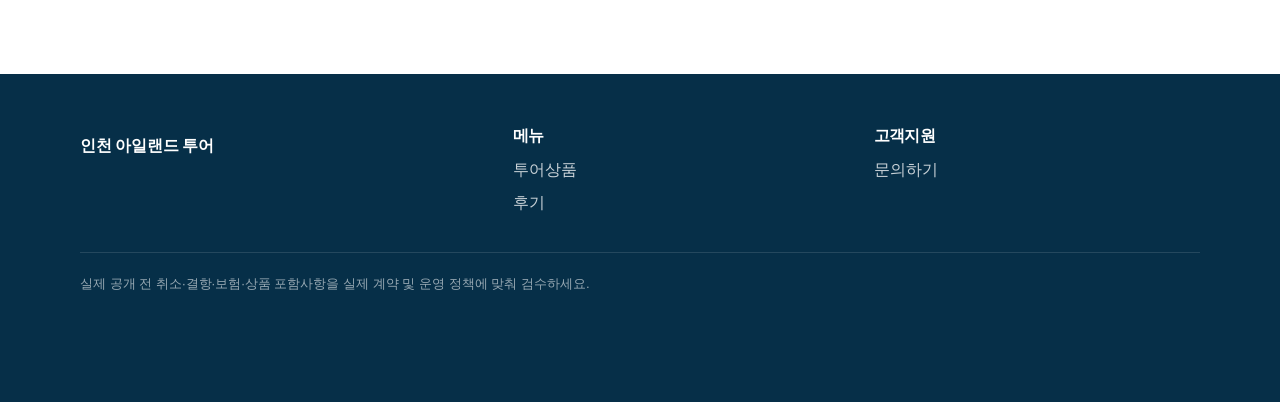
<file: faq.html>
<!doctype html><html lang="ko"><head><meta charset="utf-8"><meta name="viewport" content="width=device-width,initial-scale=1"><title>FAQ | 인천 아일랜드 투어</title><link rel="stylesheet" href="assets/styles.css"></head><body>
<header class="site-header"><div class="container header-row"><a class="brand" href="index.html"><span class="brand-mark"></span><span>인천 아일랜드 투어</span></a><nav class="nav"><a href="index.html">메인</a><a href="about.html">회사소개</a><a href="tours.html">투어상품</a><a href="reviews.html">후기</a><a href="faq.html">FAQ</a><a href="contact.html">문의</a></nav><div class="header-actions"><a class="btn btn-secondary" href="contact.html?type=상담">상담하기</a><a class="btn btn-primary" href="contact.html?type=예약">예약 문의</a><button class="menu-toggle">☰</button></div></div></header>
<main><section class="page-hero"><div class="container"><div class="breadcrumb">홈 / FAQ</div><div class="eyebrow">FAQ</div><h1>예약 전 궁금한 점을<br>먼저 확인하세요.</h1><p class="lead">섬 여행에서 고객이 가장 불안해하는 승선, 기상, 난이도, 준비물, 단체 관련 질문을 우선 배치했습니다.</p></div></section>
<section class="section"><div class="container"><div class="faq-list">
<div class="faq-item"><button class="faq-q">기상악화로 배가 결항되면 어떻게 되나요?<span>＋</span></button><div class="faq-a">실제 판매 전 선사·상품별 취소 및 환불 기준을 확정해 명시해야 합니다. 현재 MVP는 FAQ 구조와 CTA 흐름을 검증하기 위한 문구입니다.</div></div>
<div class="faq-item"><button class="faq-q">비가 와도 투어가 진행되나요?<span>＋</span></button><div class="faq-a">단순 우천과 선박 운항 불가 상황을 구분해 안내하는 구조가 필요합니다. 실제 운영 기준 확정 후 문구를 교체하세요.</div></div>
<div class="faq-item"><button class="faq-q">부모님과 함께 참여해도 괜찮을까요?<span>＋</span></button><div class="faq-a">상품마다 걷기 시간, 계단, 휴식 빈도, 이동시간을 표시해 판단할 수 있도록 하는 것이 핵심입니다.</div></div>
<div class="faq-item"><button class="faq-q">어린이도 참여할 수 있나요?<span>＋</span></button><div class="faq-a">상품별 권장 연령, 유모차 가능 여부, 화장실, 이동시간 등을 실제 운영정보에 맞게 표시하세요.</div></div>
<div class="faq-item"><button class="faq-q">배멀미가 걱정됩니다.<span>＋</span></button><div class="faq-a">승선시간과 좌석·멀미 대비 안내를 예약 전 안내 콘텐츠로 제공하는 것이 좋습니다. 의료 조언이 아닌 일반 여행 준비 정보로 구성하세요.</div></div>
<div class="faq-item"><button class="faq-q">식사와 체험 비용은 포함인가요?<span>＋</span></button><div class="faq-a">최종 상품 페이지에서는 포함·불포함 항목을 가격 가까이에 명확히 표시하도록 설계했습니다.</div></div>
<div class="faq-item"><button class="faq-q">20명 이상 기관·단체도 가능한가요?<span>＋</span></button><div class="faq-a">단체는 인원, 연령대, 희망일, 당일/숙박 여부를 먼저 받고 실제 수용 가능 인원과 일정은 담당자 확인 후 안내하도록 구성합니다.</div></div>
<div class="faq-item"><button class="faq-q">어떤 섬이 우리 가족에게 맞을지 모르겠어요.<span>＋</span></button><div class="faq-a">투어상품 페이지에서 가족·중장년·자연·단체 기준으로 먼저 비교하거나, 문의 페이지에서 상담을 신청할 수 있습니다.</div></div>
</div></div></section><section class="section-sm"><div class="container"><div class="cta-band"><div><h2>원하는 답변이 없으신가요?</h2><p>예약 전 궁금한 점을 남겨주시면 상담 흐름으로 연결할 수 있습니다.</p></div><div class="cta-actions"><a class="btn btn-light" href="contact.html?type=상담">1:1 문의</a><a class="btn btn-secondary" href="contact.html?type=예약">예약 문의</a></div></div></div></section></main>
<footer class="site-footer"><div class="container"><div class="footer-grid"><div><a class="brand" href="index.html"><span class="brand-mark"></span><span>인천 아일랜드 투어</span></a></div><div><h3>메뉴</h3><a href="tours.html">투어상품</a><a href="reviews.html">후기</a></div><div><h3>고객지원</h3><a href="contact.html">문의하기</a></div></div><p class="demo-note">실제 공개 전 취소·결항·보험·상품 포함사항을 실제 계약 및 운영 정책에 맞춰 검수하세요.</p></div></footer><div class="mobile-cta"><a class="btn btn-secondary" href="contact.html?type=상담">상담하기</a><a class="btn btn-primary" href="contact.html?type=예약">예약 문의</a></div><script src="assets/app.js"></script></body></html>
</file>
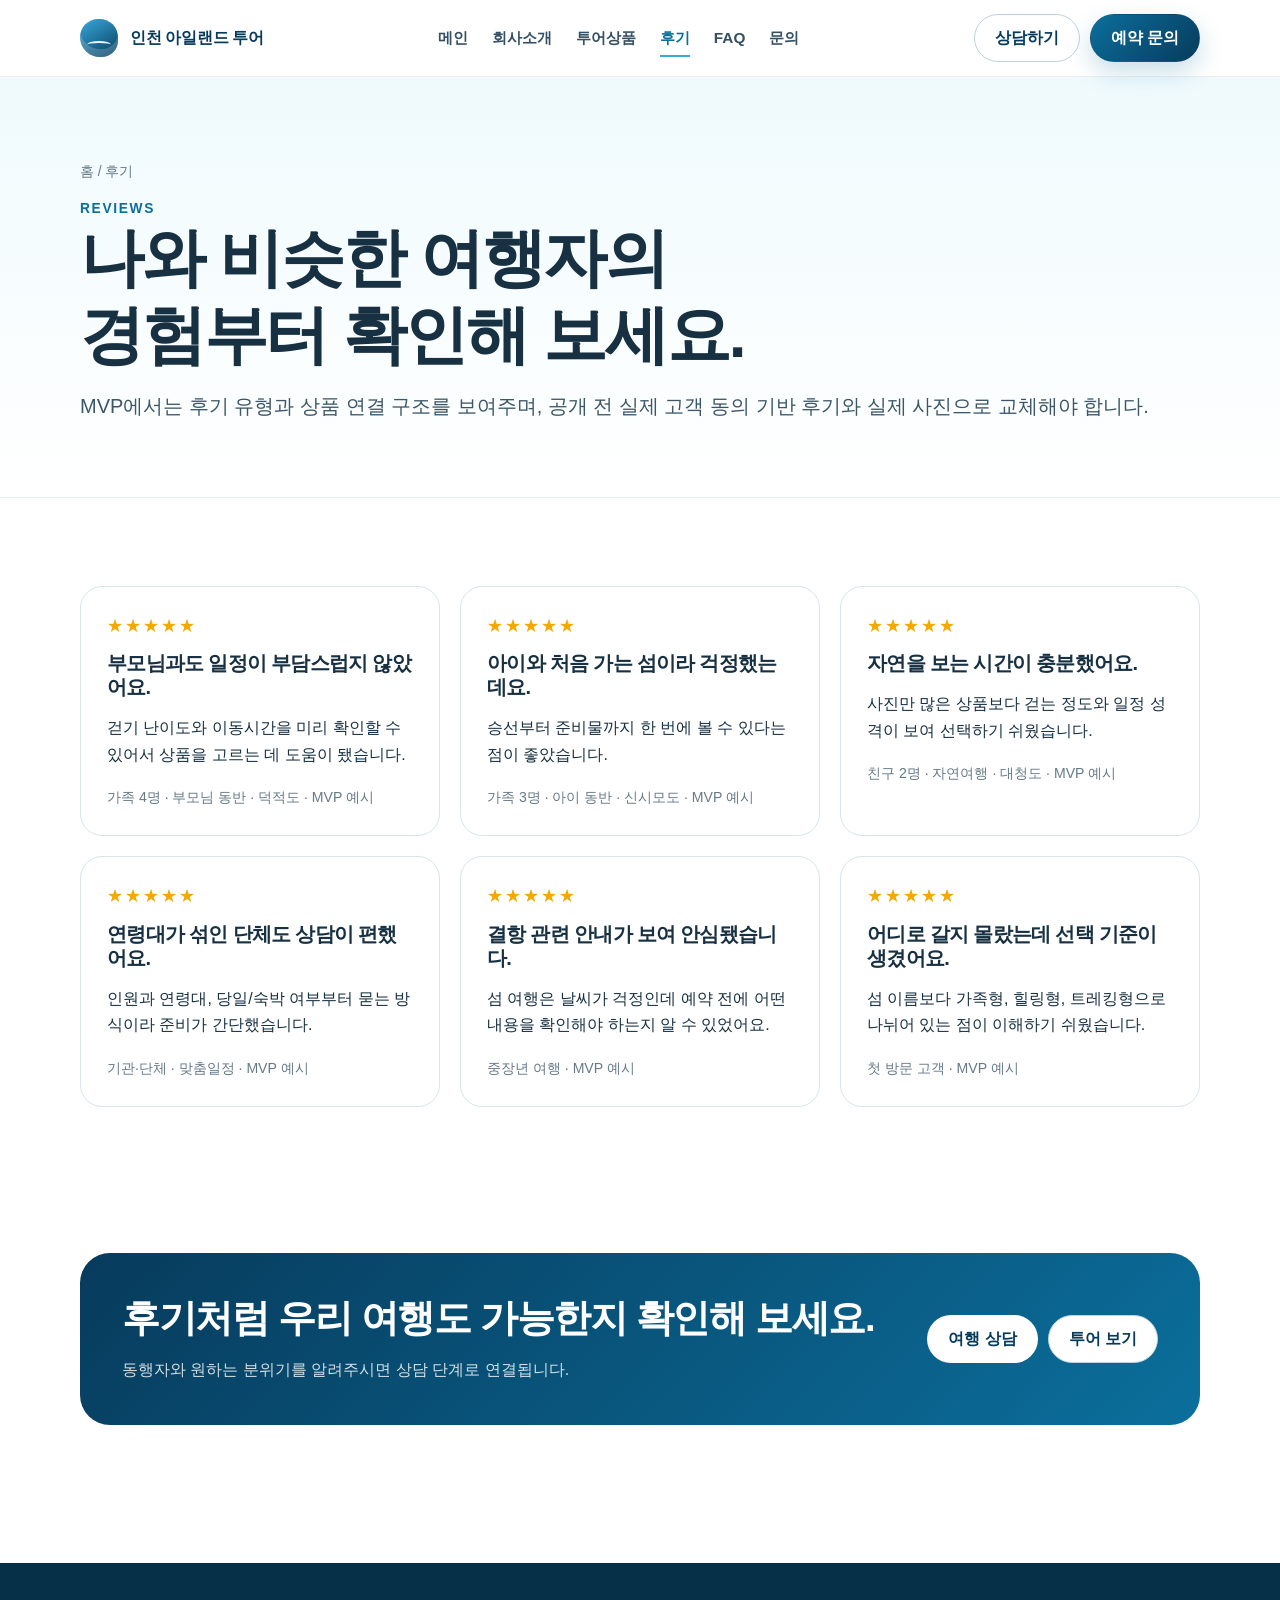
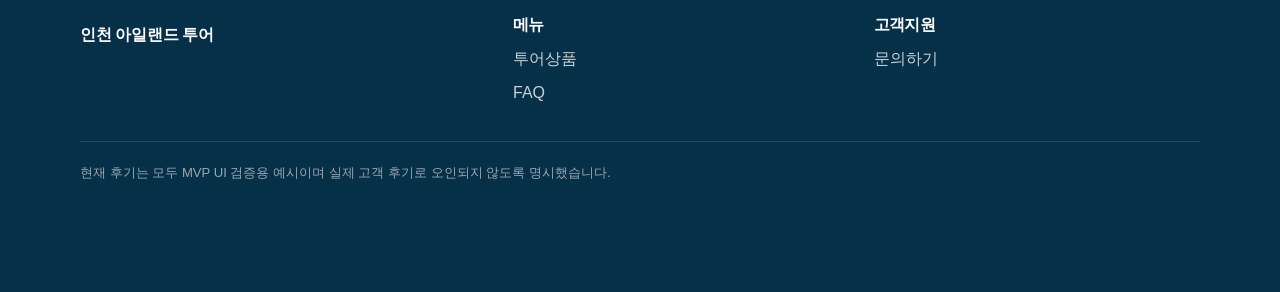
<file: reviews.html>
<!doctype html><html lang="ko"><head><meta charset="utf-8"><meta name="viewport" content="width=device-width,initial-scale=1"><title>여행후기 | 인천 아일랜드 투어</title><link rel="stylesheet" href="assets/styles.css"></head><body>
<header class="site-header"><div class="container header-row"><a class="brand" href="index.html"><span class="brand-mark"></span><span>인천 아일랜드 투어</span></a><nav class="nav"><a href="index.html">메인</a><a href="about.html">회사소개</a><a href="tours.html">투어상품</a><a href="reviews.html">후기</a><a href="faq.html">FAQ</a><a href="contact.html">문의</a></nav><div class="header-actions"><a class="btn btn-secondary" href="contact.html?type=상담">상담하기</a><a class="btn btn-primary" href="contact.html?type=예약">예약 문의</a><button class="menu-toggle">☰</button></div></div></header>
<main><section class="page-hero"><div class="container"><div class="breadcrumb">홈 / 후기</div><div class="eyebrow">REVIEWS</div><h1>나와 비슷한 여행자의<br>경험부터 확인해 보세요.</h1><p class="lead">MVP에서는 후기 유형과 상품 연결 구조를 보여주며, 공개 전 실제 고객 동의 기반 후기와 실제 사진으로 교체해야 합니다.</p></div></section>
<section class="section"><div class="container"><div class="review-grid">
<div class="review-card"><div class="stars">★★★★★</div><h3>부모님과도 일정이 부담스럽지 않았어요.</h3><p>걷기 난이도와 이동시간을 미리 확인할 수 있어서 상품을 고르는 데 도움이 됐습니다.</p><div class="review-meta">가족 4명 · 부모님 동반 · 덕적도 · MVP 예시</div></div>
<div class="review-card"><div class="stars">★★★★★</div><h3>아이와 처음 가는 섬이라 걱정했는데요.</h3><p>승선부터 준비물까지 한 번에 볼 수 있다는 점이 좋았습니다.</p><div class="review-meta">가족 3명 · 아이 동반 · 신시모도 · MVP 예시</div></div>
<div class="review-card"><div class="stars">★★★★★</div><h3>자연을 보는 시간이 충분했어요.</h3><p>사진만 많은 상품보다 걷는 정도와 일정 성격이 보여 선택하기 쉬웠습니다.</p><div class="review-meta">친구 2명 · 자연여행 · 대청도 · MVP 예시</div></div>
<div class="review-card"><div class="stars">★★★★★</div><h3>연령대가 섞인 단체도 상담이 편했어요.</h3><p>인원과 연령대, 당일/숙박 여부부터 묻는 방식이라 준비가 간단했습니다.</p><div class="review-meta">기관·단체 · 맞춤일정 · MVP 예시</div></div>
<div class="review-card"><div class="stars">★★★★★</div><h3>결항 관련 안내가 보여 안심됐습니다.</h3><p>섬 여행은 날씨가 걱정인데 예약 전에 어떤 내용을 확인해야 하는지 알 수 있었어요.</p><div class="review-meta">중장년 여행 · MVP 예시</div></div>
<div class="review-card"><div class="stars">★★★★★</div><h3>어디로 갈지 몰랐는데 선택 기준이 생겼어요.</h3><p>섬 이름보다 가족형, 힐링형, 트레킹형으로 나뉘어 있는 점이 이해하기 쉬웠습니다.</p><div class="review-meta">첫 방문 고객 · MVP 예시</div></div>
</div></div></section><section class="section-sm"><div class="container"><div class="cta-band"><div><h2>후기처럼 우리 여행도 가능한지 확인해 보세요.</h2><p>동행자와 원하는 분위기를 알려주시면 상담 단계로 연결됩니다.</p></div><div class="cta-actions"><a class="btn btn-light" href="contact.html?type=상담">여행 상담</a><a class="btn btn-secondary" href="tours.html">투어 보기</a></div></div></div></section></main>
<footer class="site-footer"><div class="container"><div class="footer-grid"><div><a class="brand" href="index.html"><span class="brand-mark"></span><span>인천 아일랜드 투어</span></a></div><div><h3>메뉴</h3><a href="tours.html">투어상품</a><a href="faq.html">FAQ</a></div><div><h3>고객지원</h3><a href="contact.html">문의하기</a></div></div><p class="demo-note">현재 후기는 모두 MVP UI 검증용 예시이며 실제 고객 후기로 오인되지 않도록 명시했습니다.</p></div></footer><div class="mobile-cta"><a class="btn btn-secondary" href="contact.html?type=상담">상담하기</a><a class="btn btn-primary" href="contact.html?type=예약">예약 문의</a></div><script src="assets/app.js"></script></body></html>
</file>
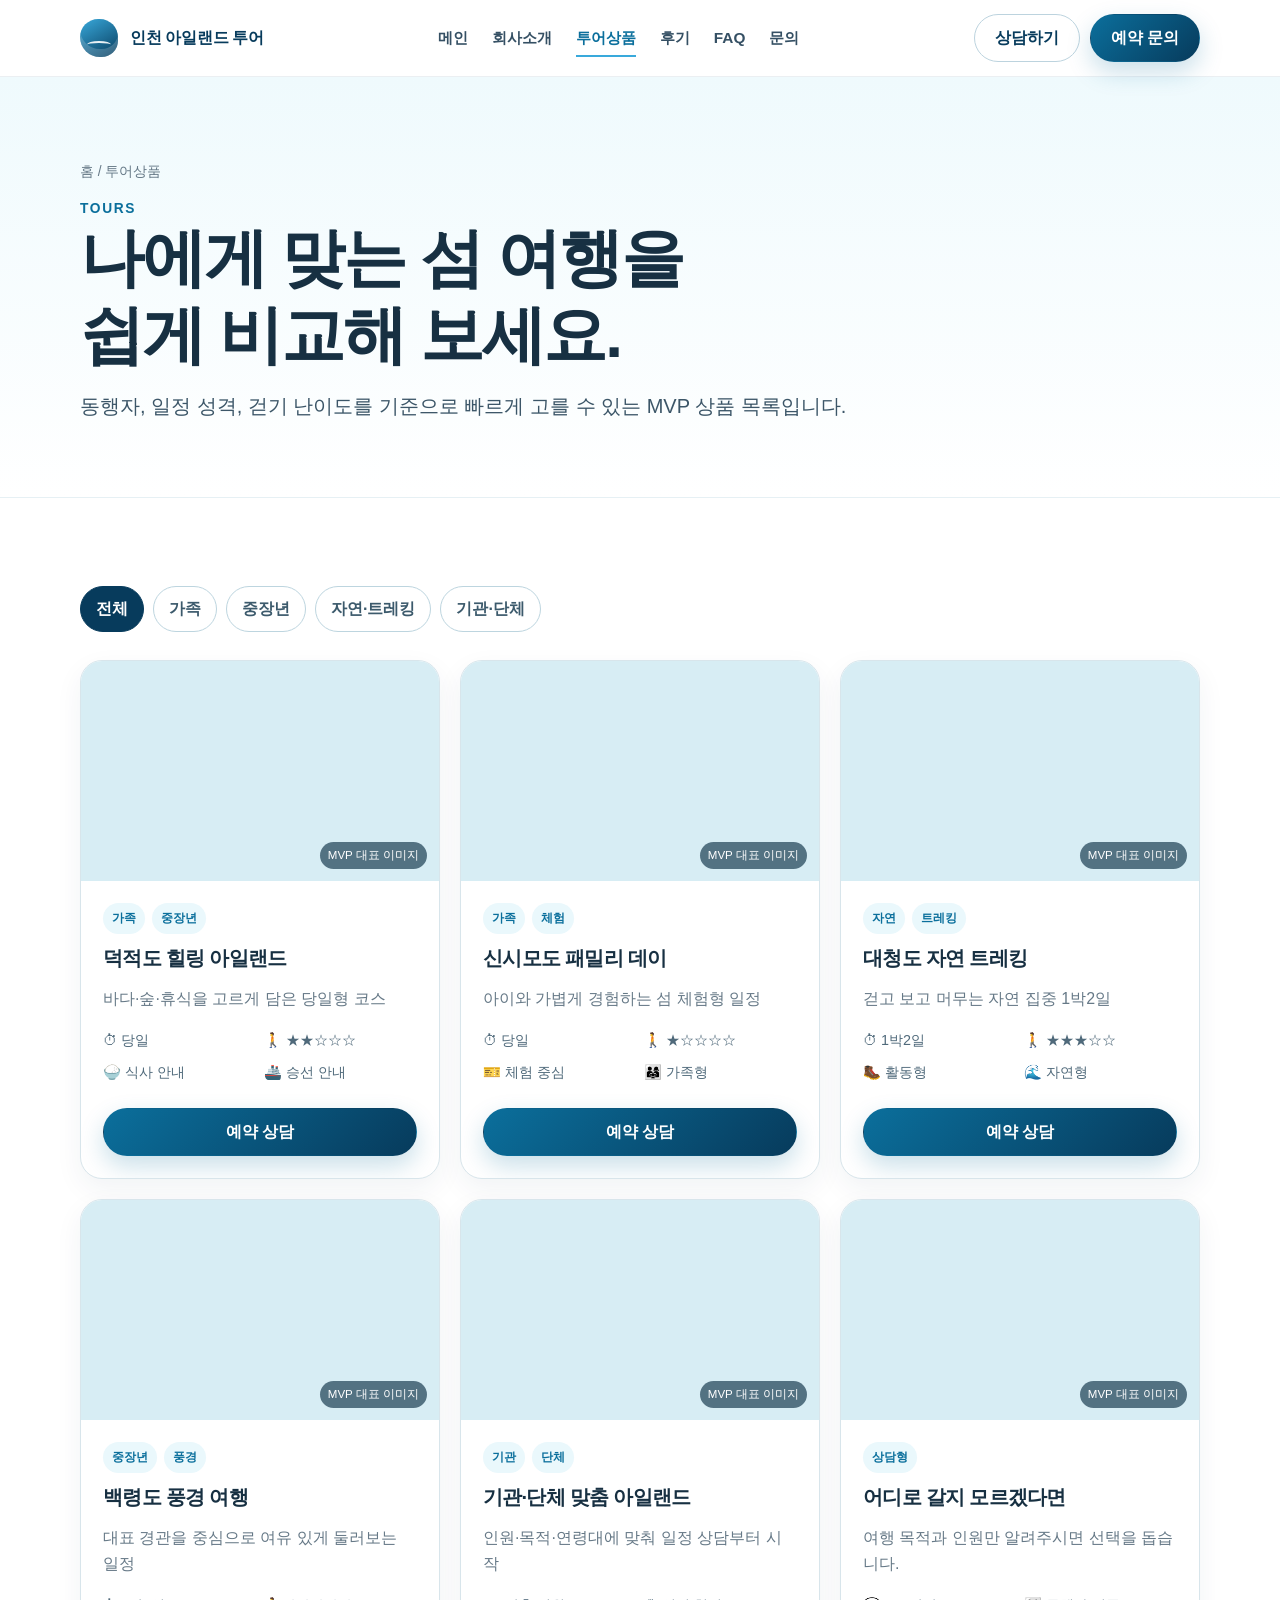
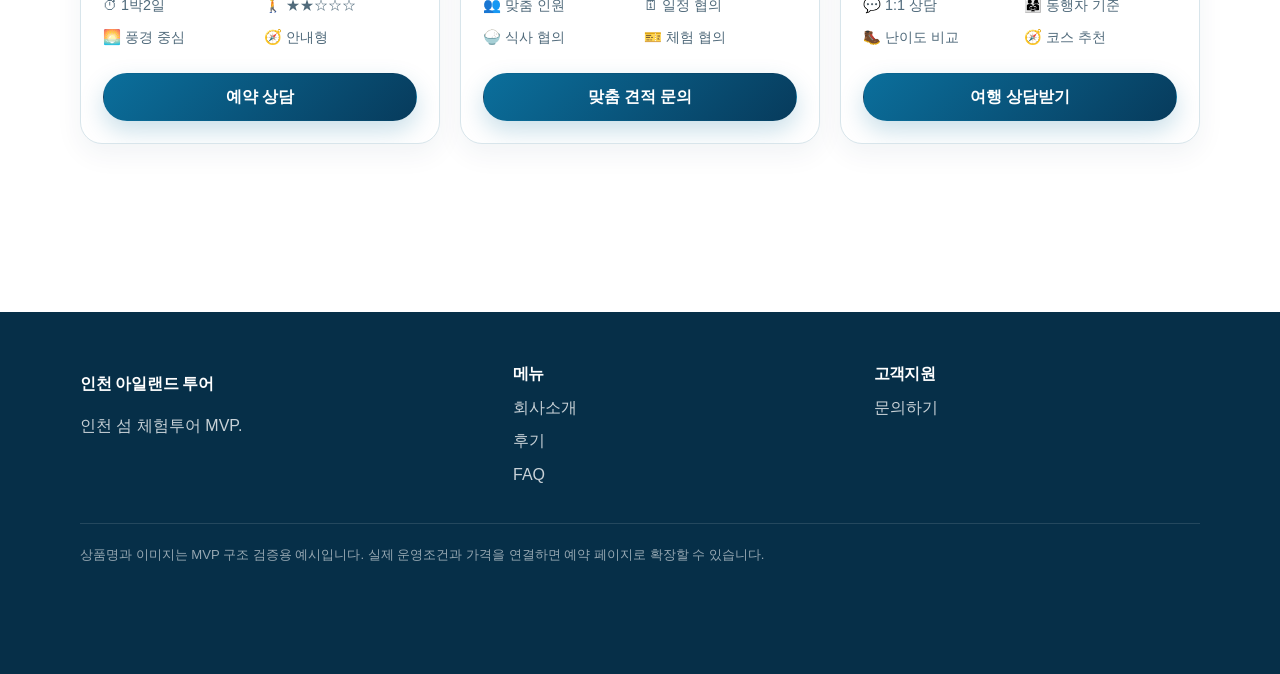
<file: tours.html>
<!doctype html><html lang="ko"><head><meta charset="utf-8"><meta name="viewport" content="width=device-width,initial-scale=1"><title>투어상품 | 인천 아일랜드 투어</title><link rel="stylesheet" href="assets/styles.css"></head><body>
<header class="site-header"><div class="container header-row"><a class="brand" href="index.html"><span class="brand-mark"></span><span>인천 아일랜드 투어</span></a><nav class="nav"><a href="index.html">메인</a><a href="about.html">회사소개</a><a href="tours.html">투어상품</a><a href="reviews.html">후기</a><a href="faq.html">FAQ</a><a href="contact.html">문의</a></nav><div class="header-actions"><a class="btn btn-secondary" href="contact.html?type=상담">상담하기</a><a class="btn btn-primary" href="contact.html?type=예약">예약 문의</a><button class="menu-toggle" aria-label="메뉴 열기">☰</button></div></div></header>
<main><section class="page-hero"><div class="container"><div class="breadcrumb">홈 / 투어상품</div><div class="eyebrow">TOURS</div><h1>나에게 맞는 섬 여행을<br>쉽게 비교해 보세요.</h1><p class="lead">동행자, 일정 성격, 걷기 난이도를 기준으로 빠르게 고를 수 있는 MVP 상품 목록입니다.</p></div></section>
<section class="section"><div class="container"><div class="filters"><button class="filter-btn active" data-filter="all">전체</button><button class="filter-btn" data-filter="family">가족</button><button class="filter-btn" data-filter="senior">중장년</button><button class="filter-btn" data-filter="nature">자연·트레킹</button><button class="filter-btn" data-filter="group">기관·단체</button></div>
<div class="tour-grid">
<article class="tour-card" data-category="family senior"><div class="tour-media" style="background-image:url('https://images.unsplash.com/photo-1470252649378-9c29740c9fa8?auto=format&fit=crop&w=1000&q=80')"></div><div class="tour-body"><div class="badges"><span class="badge">가족</span><span class="badge">중장년</span></div><h3>덕적도 힐링 아일랜드</h3><p class="muted">바다·숲·휴식을 고르게 담은 당일형 코스</p><div class="tour-meta"><span>⏱ 당일</span><span>🚶 ★★☆☆☆</span><span>🍚 식사 안내</span><span>🚢 승선 안내</span></div><a class="btn btn-primary btn-block" href="contact.html?type=예약&tour=덕적도 힐링 아일랜드">예약 상담</a></div></article>
<article class="tour-card" data-category="family"><div class="tour-media" style="background-image:url('https://images.unsplash.com/photo-1510414842594-a61c69b5ae57?auto=format&fit=crop&w=1000&q=80')"></div><div class="tour-body"><div class="badges"><span class="badge">가족</span><span class="badge">체험</span></div><h3>신시모도 패밀리 데이</h3><p class="muted">아이와 가볍게 경험하는 섬 체험형 일정</p><div class="tour-meta"><span>⏱ 당일</span><span>🚶 ★☆☆☆☆</span><span>🎫 체험 중심</span><span>👨‍👩‍👧 가족형</span></div><a class="btn btn-primary btn-block" href="contact.html?type=예약&tour=신시모도 패밀리 데이">예약 상담</a></div></article>
<article class="tour-card" data-category="nature"><div class="tour-media" style="background-image:url('https://images.unsplash.com/photo-1464822759023-fed622ff2c3b?auto=format&fit=crop&w=1000&q=80')"></div><div class="tour-body"><div class="badges"><span class="badge">자연</span><span class="badge">트레킹</span></div><h3>대청도 자연 트레킹</h3><p class="muted">걷고 보고 머무는 자연 집중 1박2일</p><div class="tour-meta"><span>⏱ 1박2일</span><span>🚶 ★★★☆☆</span><span>🥾 활동형</span><span>🌊 자연형</span></div><a class="btn btn-primary btn-block" href="contact.html?type=예약&tour=대청도 자연 트레킹">예약 상담</a></div></article>
<article class="tour-card" data-category="senior family"><div class="tour-media" style="background-image:url('https://images.unsplash.com/photo-1500375592092-40eb2168fd21?auto=format&fit=crop&w=1000&q=80')"></div><div class="tour-body"><div class="badges"><span class="badge">중장년</span><span class="badge">풍경</span></div><h3>백령도 풍경 여행</h3><p class="muted">대표 경관을 중심으로 여유 있게 둘러보는 일정</p><div class="tour-meta"><span>⏱ 1박2일</span><span>🚶 ★★☆☆☆</span><span>🌅 풍경 중심</span><span>🧭 안내형</span></div><a class="btn btn-primary btn-block" href="contact.html?type=예약&tour=백령도 풍경 여행">예약 상담</a></div></article>
<article class="tour-card" data-category="group"><div class="tour-media" style="background-image:url('https://images.unsplash.com/photo-1529156069898-49953e39b3ac?auto=format&fit=crop&w=1000&q=80')"></div><div class="tour-body"><div class="badges"><span class="badge">기관</span><span class="badge">단체</span></div><h3>기관·단체 맞춤 아일랜드</h3><p class="muted">인원·목적·연령대에 맞춰 일정 상담부터 시작</p><div class="tour-meta"><span>👥 맞춤 인원</span><span>🗓 일정 협의</span><span>🍚 식사 협의</span><span>🎫 체험 협의</span></div><a class="btn btn-primary btn-block" href="contact.html?type=단체견적&tour=기관·단체 맞춤 아일랜드">맞춤 견적 문의</a></div></article>
<article class="tour-card" data-category="family senior group"><div class="tour-media" style="background-image:url('https://images.unsplash.com/photo-1539635278303-d4002c07eae3?auto=format&fit=crop&w=1000&q=80')"></div><div class="tour-body"><div class="badges"><span class="badge">상담형</span></div><h3>어디로 갈지 모르겠다면</h3><p class="muted">여행 목적과 인원만 알려주시면 선택을 돕습니다.</p><div class="tour-meta"><span>💬 1:1 상담</span><span>👨‍👩‍👧 동행자 기준</span><span>🥾 난이도 비교</span><span>🧭 코스 추천</span></div><a class="btn btn-primary btn-block" href="contact.html?type=상담">여행 상담받기</a></div></article>
</div></div></section></main>
<footer class="site-footer"><div class="container"><div class="footer-grid"><div><a class="brand" href="index.html"><span class="brand-mark"></span><span>인천 아일랜드 투어</span></a><p>인천 섬 체험투어 MVP.</p></div><div><h3>메뉴</h3><a href="about.html">회사소개</a><a href="reviews.html">후기</a><a href="faq.html">FAQ</a></div><div><h3>고객지원</h3><a href="contact.html">문의하기</a></div></div><p class="demo-note">상품명과 이미지는 MVP 구조 검증용 예시입니다. 실제 운영조건과 가격을 연결하면 예약 페이지로 확장할 수 있습니다.</p></div></footer><div class="mobile-cta"><a class="btn btn-secondary" href="contact.html?type=상담">상담하기</a><a class="btn btn-primary" href="contact.html?type=예약">예약 문의</a></div><script src="assets/app.js"></script></body></html>
</file>
<file: assets/styles.css>
:root {
  --navy: #073b5c;
  --ocean: #0b6f9c;
  --sky: #39a9db;
  --foam: #eaf8fc;
  --sand: #f6f1e8;
  --ink: #173042;
  --muted: #667987;
  --line: #d8e5eb;
  --white: #ffffff;
  --success: #0c7a60;
  --shadow: 0 18px 45px rgba(7, 59, 92, .12);
  --radius: 22px;
}
* { box-sizing: border-box; }
html { scroll-behavior: smooth; }
body {
  margin: 0;
  font-family: Pretendard, -apple-system, BlinkMacSystemFont, "Segoe UI", "Noto Sans KR", Arial, sans-serif;
  color: var(--ink);
  background: #fff;
  line-height: 1.65;
}
a { color: inherit; text-decoration: none; }
img { max-width: 100%; display: block; }
button, input, select, textarea { font: inherit; }
button { cursor: pointer; }
.container { width: min(1120px, calc(100% - 40px)); margin: 0 auto; }
.section { padding: 88px 0; }
.section-sm { padding: 58px 0; }
.eyebrow { color: var(--ocean); font-weight: 800; font-size: .86rem; letter-spacing: .12em; text-transform: uppercase; }
h1, h2, h3 { margin: 0 0 16px; line-height: 1.2; letter-spacing: -.035em; }
h1 { font-size: clamp(2.3rem, 5vw, 4.8rem); }
h2 { font-size: clamp(1.8rem, 3vw, 3rem); }
h3 { font-size: 1.25rem; }
p { margin: 0 0 16px; }
.lead { font-size: clamp(1.05rem, 2vw, 1.25rem); color: #3c5668; }
.muted { color: var(--muted); }
.section-head { display: flex; justify-content: space-between; gap: 24px; align-items: end; margin-bottom: 32px; }
.section-head p { max-width: 620px; }

.site-header {
  position: sticky; top: 0; z-index: 50; background: rgba(255,255,255,.94); backdrop-filter: blur(16px);
  border-bottom: 1px solid rgba(7,59,92,.08);
}
.header-row { min-height: 76px; display: flex; align-items: center; justify-content: space-between; gap: 24px; }
.brand { display: flex; align-items: center; gap: 12px; font-weight: 900; color: var(--navy); letter-spacing: -.02em; }
.brand-mark { width: 38px; height: 38px; border-radius: 50% 50% 45% 55%; background: linear-gradient(150deg, var(--sky), var(--navy)); position: relative; box-shadow: inset 0 -8px 0 rgba(255,255,255,.18); }
.brand-mark::after { content: ""; position: absolute; left: 7px; right: 7px; bottom: 9px; height: 5px; border-top: 2px solid #fff; border-radius: 50%; opacity: .9; }
.nav { display: flex; align-items: center; gap: 24px; font-weight: 700; font-size: .96rem; }
.nav a { color: #355064; padding: 9px 0; position: relative; }
.nav a.active, .nav a:hover { color: var(--ocean); }
.nav a.active::after { content: ""; position: absolute; left: 0; right: 0; bottom: 3px; height: 2px; background: var(--sky); }
.header-actions { display: flex; gap: 10px; }
.menu-toggle { display: none; border: 0; background: transparent; width: 42px; height: 42px; border-radius: 10px; font-size: 1.35rem; }

.btn { display: inline-flex; align-items: center; justify-content: center; gap: 8px; min-height: 48px; padding: 0 20px; border-radius: 999px; border: 1px solid transparent; font-weight: 800; transition: .2s ease; }
.btn:hover { transform: translateY(-1px); }
.btn-primary { color: #fff; background: linear-gradient(135deg, var(--ocean), var(--navy)); box-shadow: 0 10px 24px rgba(11,111,156,.22); }
.btn-secondary { background: #fff; color: var(--navy); border-color: #bcd3de; }
.btn-light { background: #fff; color: var(--navy); }
.btn-block { width: 100%; }

.hero { position: relative; min-height: 680px; display: flex; align-items: center; overflow: hidden; color: #fff; background: linear-gradient(100deg, rgba(4,39,62,.9) 5%, rgba(4,39,62,.62) 54%, rgba(4,39,62,.28)), url('https://images.unsplash.com/photo-1507525428034-b723cf961d3e?auto=format&fit=crop&w=1800&q=82') center/cover no-repeat, linear-gradient(135deg,#0b6f9c,#073b5c); }
.hero::after { content: ""; position: absolute; inset: auto 0 0; height: 140px; background: linear-gradient(to top, rgba(7,59,92,.38), transparent); }
.hero-content { position: relative; z-index: 2; max-width: 790px; padding: 84px 0; }
.hero .eyebrow { color: #8fe4ff; }
.hero p { color: rgba(255,255,255,.88); max-width: 710px; }
.hero-actions { display: flex; flex-wrap: wrap; gap: 12px; margin: 30px 0; }
.trust-strip { display: flex; flex-wrap: wrap; gap: 10px; }
.trust-chip { padding: 8px 13px; border-radius: 999px; border: 1px solid rgba(255,255,255,.22); background: rgba(255,255,255,.1); font-size: .9rem; backdrop-filter: blur(8px); }

.audience-grid, .trust-grid, .tour-grid, .review-grid, .photo-grid, .value-grid { display: grid; gap: 20px; }
.audience-grid { grid-template-columns: repeat(4, 1fr); }
.audience-card { min-height: 148px; border: 1px solid var(--line); border-radius: var(--radius); padding: 24px; background: linear-gradient(180deg,#fff,#f8fcfd); transition: .2s; }
.audience-card:hover { transform: translateY(-3px); box-shadow: var(--shadow); border-color: #a9d6e7; }
.audience-icon { width: 44px; height: 44px; display: grid; place-items: center; border-radius: 14px; background: var(--foam); color: var(--ocean); font-size: 1.35rem; margin-bottom: 18px; }

.tour-grid { grid-template-columns: repeat(3, 1fr); }
.tour-card { border: 1px solid var(--line); border-radius: var(--radius); overflow: hidden; background: #fff; box-shadow: 0 10px 28px rgba(7,59,92,.06); }
.tour-media { height: 220px; background-size: cover; background-position: center; position: relative; background-color: #d7edf4; }
.tour-media::after { content: "MVP 대표 이미지"; position: absolute; right: 12px; bottom: 12px; font-size: .72rem; color: #fff; background: rgba(4,39,62,.62); padding: 4px 8px; border-radius: 999px; }
.tour-body { padding: 22px; }
.badges { display: flex; gap: 7px; flex-wrap: wrap; margin-bottom: 12px; }
.badge { font-size: .78rem; font-weight: 800; color: var(--ocean); background: var(--foam); border-radius: 999px; padding: 5px 9px; }
.tour-meta { display: grid; grid-template-columns: repeat(2, 1fr); gap: 8px; color: #506a7b; font-size: .9rem; margin: 17px 0; }
.tour-card .btn { margin-top: 6px; }

.trust-section { background: linear-gradient(180deg, #f4fbfd, #fff); }
.trust-grid { grid-template-columns: repeat(4, 1fr); }
.trust-card { padding: 26px; border-radius: var(--radius); background: #fff; border: 1px solid #d7e9ef; }
.trust-card strong { display: block; font-size: 1.05rem; margin: 12px 0 8px; }
.trust-number { font-size: 1.8rem; font-weight: 900; color: var(--navy); }

.photo-grid { grid-template-columns: 1.2fr .8fr .8fr; grid-auto-rows: 220px; }
.photo { border-radius: var(--radius); overflow: hidden; position: relative; background-size: cover; background-position: center; background-color: #d7edf4; }
.photo:first-child { grid-row: span 2; }
.photo::after { content: attr(data-label); position: absolute; inset: auto 0 0; padding: 36px 18px 16px; color: #fff; font-weight: 800; background: linear-gradient(transparent, rgba(4,39,62,.75)); }

.review-grid { grid-template-columns: repeat(3, 1fr); }
.review-card { padding: 26px; border: 1px solid var(--line); border-radius: var(--radius); background: #fff; }
.stars { color: #f2a900; letter-spacing: 2px; margin-bottom: 12px; }
.review-meta { margin-top: 18px; color: var(--muted); font-size: .88rem; }

.faq-list { max-width: 900px; margin: 0 auto; display: grid; gap: 12px; }
.faq-item { border: 1px solid var(--line); border-radius: 16px; background: #fff; overflow: hidden; }
.faq-q { width: 100%; display: flex; justify-content: space-between; align-items: center; gap: 18px; padding: 20px 22px; text-align: left; border: 0; background: #fff; color: var(--ink); font-weight: 800; }
.faq-a { display: none; padding: 0 22px 20px; color: #526a78; }
.faq-item.open .faq-a { display: block; }
.faq-item.open .faq-q span:last-child { transform: rotate(45deg); }

.cta-band { border-radius: 30px; padding: 42px; background: linear-gradient(135deg, var(--navy), var(--ocean)); color: #fff; display: flex; align-items: center; justify-content: space-between; gap: 28px; }
.cta-band p { color: rgba(255,255,255,.82); margin: 0; }
.cta-actions { display: flex; flex-wrap: wrap; gap: 10px; flex-shrink: 0; }

.page-hero { padding: 84px 0 58px; background: linear-gradient(180deg, #effafd, #fff); border-bottom: 1px solid #e6f0f4; }
.breadcrumb { font-size: .86rem; color: var(--muted); margin-bottom: 14px; }
.value-grid { grid-template-columns: repeat(3, 1fr); }
.value-card { padding: 28px; border-radius: var(--radius); background: #fff; border: 1px solid var(--line); }
.timeline { display: grid; grid-template-columns: repeat(4, 1fr); gap: 14px; counter-reset: step; }
.timeline > div { padding: 22px; border-radius: 18px; background: #f7fbfd; border: 1px solid #dcebf0; }
.timeline > div::before { counter-increment: step; content: "0" counter(step); display: block; color: var(--sky); font-weight: 900; margin-bottom: 8px; }

.filters { display: flex; flex-wrap: wrap; gap: 9px; margin-bottom: 28px; }
.filter-btn { border: 1px solid #bdd5df; background: #fff; color: #3c5a6c; border-radius: 999px; padding: 9px 15px; font-weight: 800; }
.filter-btn.active { background: var(--navy); color: #fff; border-color: var(--navy); }
.tour-card.hidden { display: none; }

.contact-layout { display: grid; grid-template-columns: 1.05fr .95fr; gap: 34px; align-items: start; }
.form-card, .info-card { border: 1px solid var(--line); border-radius: var(--radius); background: #fff; padding: 30px; box-shadow: 0 12px 30px rgba(7,59,92,.06); }
.form-grid { display: grid; grid-template-columns: repeat(2, 1fr); gap: 16px; }
.field { display: grid; gap: 7px; }
.field.full { grid-column: 1 / -1; }
label { font-weight: 800; font-size: .92rem; }
input, select, textarea { width: 100%; border: 1px solid #c8dce4; background: #fff; border-radius: 12px; padding: 13px 14px; color: var(--ink); outline: none; }
input:focus, select:focus, textarea:focus { border-color: var(--sky); box-shadow: 0 0 0 4px rgba(57,169,219,.1); }
textarea { min-height: 140px; resize: vertical; }
.checkline { display: flex; gap: 9px; align-items: flex-start; color: var(--muted); font-size: .88rem; }
.checkline input { width: auto; margin-top: 4px; }
.notice { background: #fff7df; border: 1px solid #f0dfa8; color: #6a5720; padding: 13px 15px; border-radius: 12px; font-size: .88rem; margin-bottom: 18px; }
.success-box { display: none; padding: 16px; border-radius: 14px; background: #e9f8f3; color: var(--success); border: 1px solid #b8e1d3; margin-top: 16px; font-weight: 700; }
.success-box.show { display: block; }

.site-footer { padding: 52px 0 92px; background: #062f48; color: rgba(255,255,255,.78); margin-top: 80px; }
.footer-grid { display: grid; grid-template-columns: 1.1fr .9fr .9fr; gap: 34px; }
.site-footer .brand { color: #fff; margin-bottom: 16px; }
.site-footer h3 { color: #fff; font-size: 1rem; margin-bottom: 12px; }
.site-footer a { display: block; margin: 7px 0; }
.demo-note { margin-top: 28px; padding-top: 20px; border-top: 1px solid rgba(255,255,255,.12); font-size: .82rem; color: rgba(255,255,255,.58); }

.mobile-cta { display: none; position: fixed; z-index: 80; left: 0; right: 0; bottom: 0; padding: 10px 14px calc(10px + env(safe-area-inset-bottom)); background: rgba(255,255,255,.96); border-top: 1px solid #dbe8ed; backdrop-filter: blur(12px); gap: 9px; }
.mobile-cta .btn { flex: 1; min-height: 46px; }

@media (max-width: 980px) {
  .nav { position: fixed; top: 76px; left: 20px; right: 20px; background: #fff; border: 1px solid var(--line); box-shadow: var(--shadow); border-radius: 18px; padding: 18px; flex-direction: column; align-items: stretch; display: none; }
  .nav.open { display: flex; }
  .menu-toggle { display: inline-grid; place-items: center; }
  .header-actions .btn-secondary { display: none; }
  .audience-grid, .trust-grid { grid-template-columns: repeat(2, 1fr); }
  .tour-grid, .review-grid, .value-grid { grid-template-columns: repeat(2, 1fr); }
  .tour-grid .tour-card:last-child { grid-column: span 2; }
  .contact-layout { grid-template-columns: 1fr; }
  .timeline { grid-template-columns: repeat(2, 1fr); }
  .footer-grid { grid-template-columns: 1fr 1fr; }
}

@media (max-width: 700px) {
  .container { width: min(100% - 28px, 1120px); }
  .section { padding: 64px 0; }
  .section-sm { padding: 46px 0; }
  .site-header .header-row { min-height: 66px; }
  .nav { top: 66px; }
  .brand span:last-child { font-size: .95rem; }
  .header-actions .btn-primary { display: none; }
  .hero { min-height: 650px; }
  .hero-content { padding: 70px 0 110px; }
  .hero h1 { max-width: 12ch; }
  .hero-actions .btn { width: 100%; }
  .section-head { align-items: start; flex-direction: column; }
  .audience-grid, .tour-grid, .review-grid, .trust-grid, .value-grid, .timeline, .footer-grid { grid-template-columns: 1fr; }
  .tour-grid .tour-card:last-child { grid-column: auto; }
  .photo-grid { grid-template-columns: 1fr 1fr; grid-auto-rows: 170px; }
  .photo:first-child { grid-column: span 2; grid-row: auto; }
  .cta-band { padding: 30px 24px; flex-direction: column; align-items: flex-start; }
  .cta-actions { width: 100%; }
  .cta-actions .btn { width: 100%; }
  .form-grid { grid-template-columns: 1fr; }
  .field.full { grid-column: auto; }
  .form-card, .info-card { padding: 22px; }
  .mobile-cta { display: flex; }
  .site-footer { padding-bottom: 110px; }
}
</file>
<file: admin/admin.css>
:root{
  --navy:#073b5c;--ocean:#0b6f9c;--sky:#39a9db;--foam:#eaf8fc;--ink:#173042;
  --muted:#667987;--line:#d8e5eb;--white:#fff;--bg:#f4f8fa;--danger:#b53f45;
  --shadow:0 18px 45px rgba(7,59,92,.10);--radius:20px
}
*{box-sizing:border-box}
body{margin:0;font-family:Pretendard,-apple-system,BlinkMacSystemFont,"Segoe UI","Noto Sans KR",Arial,sans-serif;color:var(--ink);background:var(--bg)}
button,input,select,textarea{font:inherit}
button{cursor:pointer}
a{text-decoration:none;color:inherit}
.admin-shell{min-height:100vh}
.sidebar{position:fixed;left:0;top:0;bottom:0;width:250px;background:#062f48;color:#fff;padding:24px 18px;display:flex;flex-direction:column;z-index:30}
.admin-brand{display:flex;align-items:center;gap:12px;padding:4px 6px 24px}
.admin-brand strong{display:block;font-size:1rem}
.admin-brand small{display:block;color:rgba(255,255,255,.55);margin-top:4px}
.brand-mark{width:38px;height:38px;border-radius:50%;background:linear-gradient(150deg,var(--sky),var(--navy));box-shadow:inset 0 -8px 0 rgba(255,255,255,.18);flex:0 0 auto}
.side-nav{display:grid;gap:7px}
.nav-item{border:0;background:transparent;color:rgba(255,255,255,.72);text-align:left;border-radius:12px;padding:13px 14px;font-weight:800}
.nav-item:hover,.nav-item.active{background:rgba(255,255,255,.12);color:#fff}
.side-note{margin-top:auto;border-top:1px solid rgba(255,255,255,.12);padding:18px 6px 0;font-size:.82rem;color:rgba(255,255,255,.62)}
.side-note strong{color:#fff}
.main{margin-left:250px;padding:26px 34px 60px}
.topbar{display:flex;align-items:center;gap:18px;justify-content:space-between;margin-bottom:20px}
.topbar>div:nth-child(2){flex:1}
.topbar h1{margin:2px 0 0;font-size:1.75rem}
.eyebrow{margin:0;color:var(--ocean);font-weight:900;font-size:.73rem;letter-spacing:.14em}
.top-actions{display:flex;gap:9px}
.menu-btn{display:none}
.icon-btn{width:42px;height:42px;border:1px solid var(--line);background:#fff;border-radius:12px}
.btn{border:1px solid transparent;min-height:44px;padding:0 17px;border-radius:12px;font-weight:850;display:inline-flex;align-items:center;justify-content:center}
.btn-primary{background:linear-gradient(135deg,var(--ocean),var(--navy));color:#fff}
.btn-secondary{background:#fff;border-color:#bfd5df;color:var(--navy)}
.btn-light{background:#f7fbfd;border-color:var(--line);color:var(--navy)}
.btn-danger{background:#fff;border-color:#efc2c5;color:var(--danger)}
.notice{background:#fff7df;border:1px solid #f0dfa8;color:#68581f;padding:13px 16px;border-radius:14px;margin-bottom:22px;font-size:.9rem}
.view{display:none}.view.active{display:block}
.stat-grid{display:grid;grid-template-columns:repeat(4,1fr);gap:16px;margin-bottom:20px}
.stat-card,.panel{background:#fff;border:1px solid var(--line);border-radius:var(--radius);box-shadow:0 8px 25px rgba(7,59,92,.05)}
.stat-card{padding:22px}
.stat-card span,.stat-card small{display:block;color:var(--muted)}
.stat-card strong{display:inline-block;font-size:2rem;color:var(--navy);margin:8px 6px 0 0}
.grid-2{display:grid;grid-template-columns:1fr 1fr;gap:18px;margin-bottom:18px}
.panel{padding:24px}
.panel h2{margin:4px 0 15px;font-size:1.25rem}
.panel-head{display:flex;align-items:center;justify-content:space-between;gap:16px}
.text-btn{border:0;background:transparent;color:var(--ocean);font-weight:850}
.list-stack{display:grid;gap:10px}
.list-row{padding:14px 15px;border:1px solid var(--line);border-radius:14px;display:flex;align-items:center;justify-content:space-between;gap:16px}
.list-row strong{display:block}.list-row small{color:var(--muted)}
.progress-list{display:grid;gap:10px;margin-top:18px}
.progress-list>div{display:flex;justify-content:space-between;border-bottom:1px solid #eef3f5;padding:11px 0}
.quick-actions,.stack-actions{display:flex;flex-wrap:wrap;gap:9px;margin-top:22px}
.todo-grid{display:grid;grid-template-columns:repeat(4,1fr);gap:12px}
.todo-grid>div{background:#f7fbfd;border:1px solid #dfedf2;border-radius:16px;padding:17px}
.todo-grid p{margin:8px 0 0;color:var(--muted);font-size:.88rem}
.section-toolbar{display:flex;justify-content:space-between;align-items:end;gap:20px;margin-bottom:18px}
.section-toolbar h2{font-size:1.6rem;margin:4px 0 6px}
.section-toolbar p{margin:0;color:var(--muted)}
.table-wrap{overflow:auto;padding:0}
table{width:100%;border-collapse:collapse;min-width:760px}
th,td{text-align:left;padding:15px 16px;border-bottom:1px solid #e8eff2}
th{font-size:.82rem;color:var(--muted);background:#f8fbfc}
.badge{display:inline-flex;padding:5px 9px;border-radius:999px;background:var(--foam);color:var(--ocean);font-size:.78rem;font-weight:850}
.badge.gray{background:#eef2f4;color:#667987}.badge.green{background:#e7f7f1;color:#0b7659}
.row-actions{display:flex;gap:7px}
.mini-btn{border:1px solid var(--line);background:#fff;border-radius:9px;padding:7px 9px;font-weight:800}
.mini-btn.danger{color:var(--danger)}
.filter-row{display:flex;gap:8px;flex-wrap:wrap;margin-bottom:16px}
.pill{border:1px solid #bfd5df;background:#fff;border-radius:999px;padding:8px 13px;font-weight:850;color:#4b6575}
.pill.active{background:var(--navy);color:#fff;border-color:var(--navy)}
.card-grid{display:grid;grid-template-columns:repeat(3,1fr);gap:16px}
.data-card{background:#fff;border:1px solid var(--line);border-radius:18px;padding:20px;box-shadow:0 8px 22px rgba(7,59,92,.04)}
.data-card h3{margin:10px 0 8px}.data-card p{color:#506a7b}
.data-meta{display:flex;flex-wrap:wrap;gap:7px;margin:12px 0}
.card-actions{display:flex;gap:7px;margin-top:16px}
.form-grid{display:grid;grid-template-columns:1fr 1fr;gap:15px}
.form-grid label{font-weight:800;font-size:.9rem;display:grid;gap:7px}
.form-grid .full{grid-column:1/-1}
input,select,textarea{width:100%;border:1px solid #c8dce4;border-radius:11px;padding:11px 12px;background:#fff;color:var(--ink)}
.file-btn{position:relative;overflow:hidden}.file-btn input{position:absolute;inset:0;opacity:0;cursor:pointer}
dialog{border:0;padding:0;background:transparent;max-width:min(640px,calc(100% - 30px));width:100%}
dialog::backdrop{background:rgba(5,35,53,.45);backdrop-filter:blur(3px)}
.dialog-card{background:#fff;border-radius:20px;padding:22px;box-shadow:var(--shadow)}
.dialog-head{display:flex;justify-content:space-between;align-items:center}.dialog-head h2{margin:0}
.dialog-fields{display:grid;gap:13px;margin:20px 0}.dialog-fields label{display:grid;gap:6px;font-weight:800;font-size:.9rem}
.dialog-actions{display:flex;justify-content:flex-end;gap:9px}
.muted{color:var(--muted)}

@media(max-width:1050px){
  .sidebar{transform:translateX(-100%);transition:.2s}.sidebar.open{transform:translateX(0)}
  .main{margin-left:0;padding:20px}.menu-btn{display:inline-grid;place-items:center}
  .stat-grid{grid-template-columns:repeat(2,1fr)}.todo-grid{grid-template-columns:repeat(2,1fr)}
}
@media(max-width:760px){
  .main{padding:14px}.topbar{align-items:center}.top-actions .btn-light{display:none}
  .stat-grid,.grid-2,.card-grid,.todo-grid{grid-template-columns:1fr}
  .section-toolbar{align-items:stretch;flex-direction:column}.section-toolbar .btn{width:100%}
  .form-grid{grid-template-columns:1fr}.form-grid .full{grid-column:auto}
  .topbar h1{font-size:1.35rem}.panel{padding:18px}
}
</file>
